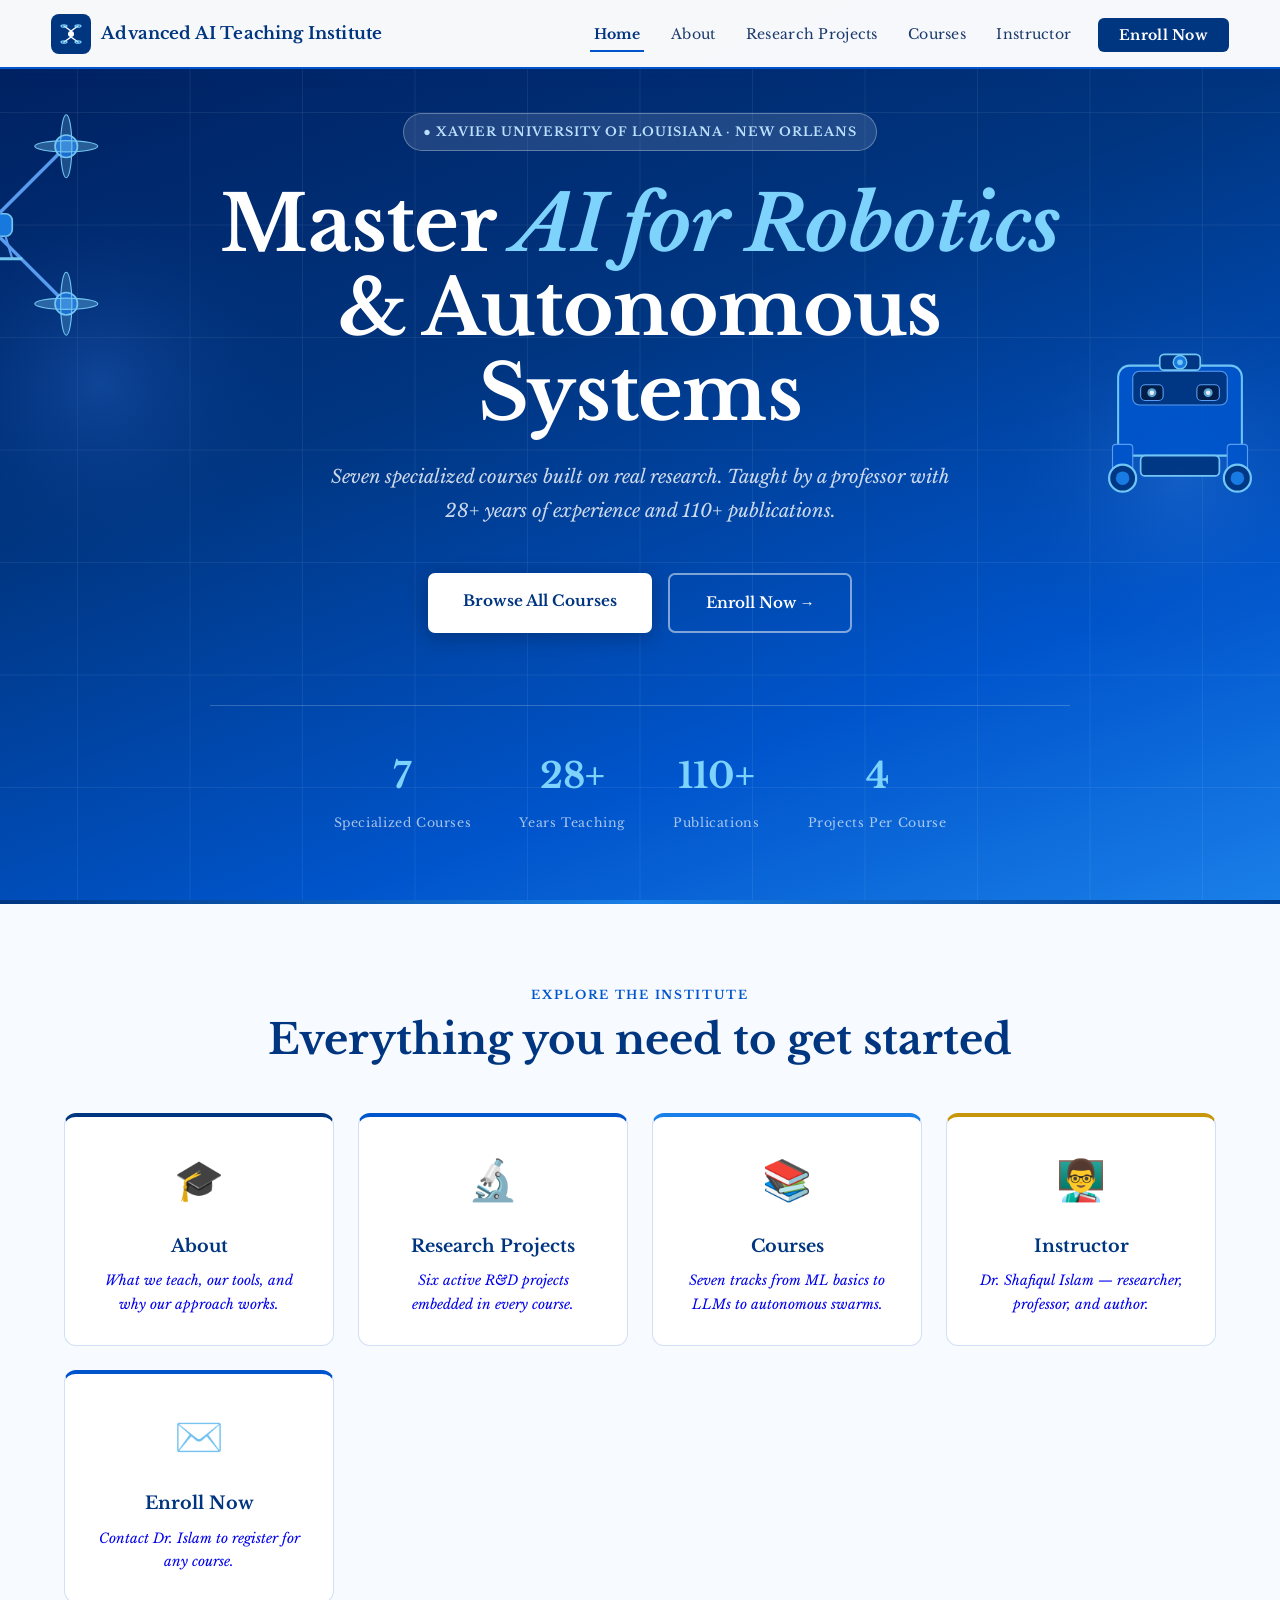
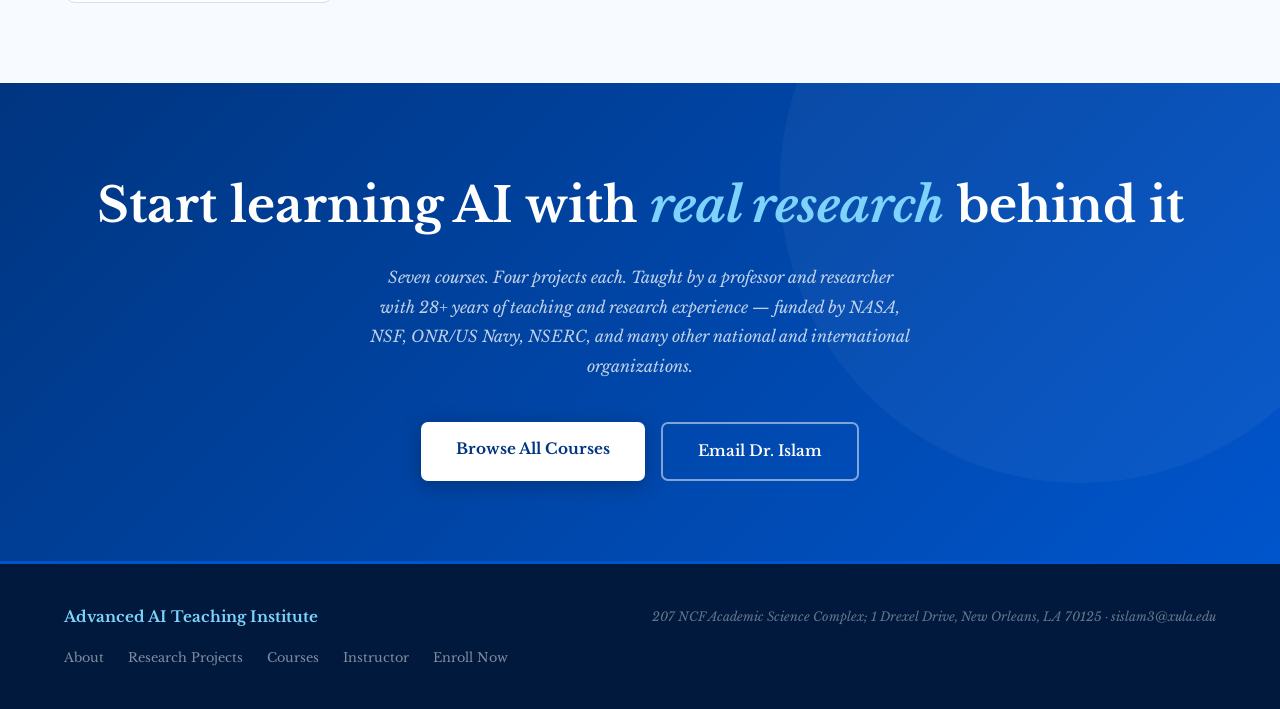
<file: index.html>
<!DOCTYPE html>
<html lang="en">
<head>
<meta charset="UTF-8"/>
<meta name="viewport" content="width=device-width, initial-scale=1.0"/>
<title>Advanced AI Teaching Institute — Dr. Shafiqul Islam</title>
<meta name="description" content="Seven specialized AI courses taught by Dr. Shafiqul Islam — research-driven, hands-on, and built for mastery. Xavier University of Louisiana."/>
<link rel="stylesheet" href="assets/css/style.css"/>
<link rel="icon" href="data:image/svg+xml,<svg xmlns='http://www.w3.org/2000/svg' viewBox='0 0 100 100'><text y='.9em' font-size='90'>🤖</text></svg>"/>
</head>
<body>

<!-- NAV -->
<nav>
  <a href="index.html" class="nav-logo">
    <div class="nav-logo-icon">
      <svg width="24" height="24" viewBox="0 0 24 24" fill="none" xmlns="http://www.w3.org/2000/svg">
        <circle cx="12" cy="12" r="3" fill="white"/>
        <line x1="12" y1="9" x2="5" y2="4" stroke="white" stroke-width="1.5" stroke-linecap="round"/>
        <line x1="12" y1="9" x2="19" y2="4" stroke="white" stroke-width="1.5" stroke-linecap="round"/>
        <line x1="12" y1="15" x2="5" y2="20" stroke="white" stroke-width="1.5" stroke-linecap="round"/>
        <line x1="12" y1="15" x2="19" y2="20" stroke="white" stroke-width="1.5" stroke-linecap="round"/>
        <ellipse cx="5" cy="4" rx="3" ry="1.2" fill="none" stroke="#7dd3fc" stroke-width="1.2"/>
        <ellipse cx="19" cy="4" rx="3" ry="1.2" fill="none" stroke="#7dd3fc" stroke-width="1.2"/>
        <ellipse cx="5" cy="20" rx="3" ry="1.2" fill="none" stroke="#7dd3fc" stroke-width="1.2"/>
        <ellipse cx="19" cy="20" rx="3" ry="1.2" fill="none" stroke="#7dd3fc" stroke-width="1.2"/>
      </svg>
    </div>
    Advanced AI Teaching Institute
  </a>
  <ul class="nav-links">
    <li><a href="index.html" class="active">Home</a></li>
    <li><a href="about/index.html">About</a></li>
    <li><a href="research/index.html">Research Projects</a></li>
    <li><a href="courses/index.html">Courses</a></li>
    <li><a href="instructor/index.html">Instructor</a></li>
    <li><a href="enroll/index.html" class="nav-cta">Enroll Now</a></li>
  </ul>
  <button class="hamburger" onclick="toggleMenu()" aria-label="Menu">&#9776;</button>
</nav>
<div class="mobile-menu hidden" id="mobileMenu">
  <a href="index.html" onclick="closeMenu()">Home</a>
  <a href="about/index.html" onclick="closeMenu()">About</a>
  <a href="research/index.html" onclick="closeMenu()">Research Projects</a>
  <a href="courses/index.html" onclick="closeMenu()">Courses</a>
  <a href="instructor/index.html" onclick="closeMenu()">Instructor</a>
  <a href="enroll/index.html" onclick="closeMenu()">Enroll Now &rarr;</a>
</div>

<!-- HERO -->
<section style="min-height:100vh;position:relative;overflow:hidden;display:flex;flex-direction:column;align-items:center;justify-content:center;text-align:center;padding:7rem 5% 4rem;background:linear-gradient(160deg,#001f5e 0%,#003580 40%,#0055cc 75%,#1a7fe8 100%);">
  <div class="hero-bg-scene" style="position:absolute;inset:0;pointer-events:none;overflow:hidden;">
    <svg width="100%" height="100%" viewBox="0 0 1400 800" preserveAspectRatio="xMidYMid slice" xmlns="http://www.w3.org/2000/svg">
      <defs>
        <radialGradient id="glow1" cx="50%" cy="50%" r="50%"><stop offset="0%" stop-color="#3b82f6" stop-opacity="0.25"/><stop offset="100%" stop-color="#003580" stop-opacity="0"/></radialGradient>
        <radialGradient id="glowR" cx="50%" cy="50%" r="50%"><stop offset="0%" stop-color="#60a5fa" stop-opacity="0.2"/><stop offset="100%" stop-color="#003580" stop-opacity="0"/></radialGradient>
      </defs>
      <g opacity="0.12">
        <line x1="0" y1="100" x2="1400" y2="100" stroke="white" stroke-width="0.5"/><line x1="0" y1="200" x2="1400" y2="200" stroke="white" stroke-width="0.5"/><line x1="0" y1="300" x2="1400" y2="300" stroke="white" stroke-width="0.5"/><line x1="0" y1="400" x2="1400" y2="400" stroke="white" stroke-width="0.5"/><line x1="0" y1="500" x2="1400" y2="500" stroke="white" stroke-width="0.5"/><line x1="0" y1="600" x2="1400" y2="600" stroke="white" stroke-width="0.5"/><line x1="0" y1="700" x2="1400" y2="700" stroke="white" stroke-width="0.5"/>
        <line x1="100" y1="0" x2="100" y2="800" stroke="white" stroke-width="0.5"/><line x1="200" y1="0" x2="200" y2="800" stroke="white" stroke-width="0.5"/><line x1="300" y1="0" x2="300" y2="800" stroke="white" stroke-width="0.5"/><line x1="400" y1="0" x2="400" y2="800" stroke="white" stroke-width="0.5"/><line x1="500" y1="0" x2="500" y2="800" stroke="white" stroke-width="0.5"/><line x1="600" y1="0" x2="600" y2="800" stroke="white" stroke-width="0.5"/><line x1="700" y1="0" x2="700" y2="800" stroke="white" stroke-width="0.5"/><line x1="800" y1="0" x2="800" y2="800" stroke="white" stroke-width="0.5"/><line x1="900" y1="0" x2="900" y2="800" stroke="white" stroke-width="0.5"/><line x1="1000" y1="0" x2="1000" y2="800" stroke="white" stroke-width="0.5"/><line x1="1100" y1="0" x2="1100" y2="800" stroke="white" stroke-width="0.5"/><line x1="1200" y1="0" x2="1200" y2="800" stroke="white" stroke-width="0.5"/><line x1="1300" y1="0" x2="1300" y2="800" stroke="white" stroke-width="0.5"/>
      </g>
      <ellipse cx="220" cy="340" rx="180" ry="180" fill="url(#glow1)"/>
      <ellipse cx="1180" cy="420" rx="180" ry="180" fill="url(#glowR)"/>
      <!-- Drone (left) -->
      <g transform="translate(120,200)" opacity="0.92">
        <rect x="-22" y="-10" width="44" height="20" rx="6" fill="#1a7fe8" stroke="#7dd3fc" stroke-width="1.5"/>
        <rect x="-10" y="-18" width="20" height="36" rx="5" fill="#0055cc" stroke="#7dd3fc" stroke-width="1.5"/>
        <circle cx="0" cy="0" r="7" fill="#003580" stroke="#7dd3fc" stroke-width="2"/><circle cx="0" cy="0" r="3" fill="#7dd3fc"/>
        <line x1="0" y1="0" x2="-70" y2="-70" stroke="#60a5fa" stroke-width="3" stroke-linecap="round"/>
        <line x1="0" y1="0" x2="70" y2="-70" stroke="#60a5fa" stroke-width="3" stroke-linecap="round"/>
        <line x1="0" y1="0" x2="-70" y2="70" stroke="#60a5fa" stroke-width="3" stroke-linecap="round"/>
        <line x1="0" y1="0" x2="70" y2="70" stroke="#60a5fa" stroke-width="3" stroke-linecap="round"/>
        <circle cx="-70" cy="-70" r="10" fill="#0055cc" stroke="#7dd3fc" stroke-width="1.5"/>
        <circle cx="70" cy="-70" r="10" fill="#0055cc" stroke="#7dd3fc" stroke-width="1.5"/>
        <circle cx="-70" cy="70" r="10" fill="#0055cc" stroke="#7dd3fc" stroke-width="1.5"/>
        <circle cx="70" cy="70" r="10" fill="#0055cc" stroke="#7dd3fc" stroke-width="1.5"/>
        <ellipse cx="-70" cy="-70" rx="28" ry="5" fill="rgba(125,211,252,0.35)" stroke="#7dd3fc" stroke-width="1"/>
        <ellipse cx="-70" cy="-70" rx="5" ry="28" fill="rgba(125,211,252,0.25)" stroke="#7dd3fc" stroke-width="1"/>
        <ellipse cx="70" cy="-70" rx="28" ry="5" fill="rgba(125,211,252,0.35)" stroke="#7dd3fc" stroke-width="1"/>
        <ellipse cx="70" cy="-70" rx="5" ry="28" fill="rgba(125,211,252,0.25)" stroke="#7dd3fc" stroke-width="1"/>
        <ellipse cx="-70" cy="70" rx="28" ry="5" fill="rgba(125,211,252,0.35)" stroke="#7dd3fc" stroke-width="1"/>
        <ellipse cx="-70" cy="70" rx="5" ry="28" fill="rgba(125,211,252,0.25)" stroke="#7dd3fc" stroke-width="1"/>
        <ellipse cx="70" cy="70" rx="28" ry="5" fill="rgba(125,211,252,0.35)" stroke="#7dd3fc" stroke-width="1"/>
        <ellipse cx="70" cy="70" rx="5" ry="28" fill="rgba(125,211,252,0.25)" stroke="#7dd3fc" stroke-width="1"/>
        <line x1="-16" y1="10" x2="-22" y2="30" stroke="#60a5fa" stroke-width="2"/>
        <line x1="16" y1="10" x2="22" y2="30" stroke="#60a5fa" stroke-width="2"/>
        <line x1="-30" y1="30" x2="30" y2="30" stroke="#7dd3fc" stroke-width="2.5" stroke-linecap="round"/>
        <circle cx="0" cy="14" r="7" fill="#001f5e" stroke="#60a5fa" stroke-width="1.5"/><circle cx="0" cy="14" r="3.5" fill="#7dd3fc"/>
      </g>
      <!-- Ground robot (right) -->
      <g transform="translate(1180,370)" opacity="0.9">
        <rect x="-55" y="-45" width="110" height="80" rx="10" fill="#0055cc" stroke="#7dd3fc" stroke-width="1.8"/>
        <rect x="-42" y="-40" width="84" height="30" rx="6" fill="#003580" stroke="#60a5fa" stroke-width="1"/>
        <rect x="-18" y="-55" width="36" height="14" rx="4" fill="#003580" stroke="#7dd3fc" stroke-width="1.5"/>
        <circle cx="0" cy="-48" r="6" fill="#1a7fe8" stroke="#7dd3fc" stroke-width="1.2"/><circle cx="0" cy="-48" r="2.5" fill="#7dd3fc"/>
        <rect x="-35" y="-28" width="20" height="14" rx="4" fill="#001a40" stroke="#60a5fa" stroke-width="1"/>
        <circle cx="-25" cy="-21" r="4" fill="#7dd3fc" opacity="0.8"/><circle cx="-25" cy="-21" r="2" fill="white"/>
        <rect x="15" y="-28" width="20" height="14" rx="4" fill="#001a40" stroke="#60a5fa" stroke-width="1"/>
        <circle cx="25" cy="-21" r="4" fill="#7dd3fc" opacity="0.8"/><circle cx="25" cy="-21" r="2" fill="white"/>
        <rect x="-35" y="35" width="70" height="18" rx="4" fill="#003580" stroke="#7dd3fc" stroke-width="1.5"/>
        <rect x="-60" y="25" width="18" height="30" rx="3" fill="#0055cc" stroke="#60a5fa" stroke-width="1"/>
        <rect x="42" y="25" width="18" height="30" rx="3" fill="#0055cc" stroke="#60a5fa" stroke-width="1"/>
        <circle cx="-51" cy="55" r="12" fill="#003580" stroke="#7dd3fc" stroke-width="2"/>
        <circle cx="-51" cy="55" r="6" fill="#1a7fe8"/>
        <circle cx="51" cy="55" r="12" fill="#003580" stroke="#7dd3fc" stroke-width="2"/>
        <circle cx="51" cy="55" r="6" fill="#1a7fe8"/>
      </g>
    </svg>
  </div>

  <div style="position:relative;z-index:2;">
    <div style="display:inline-flex;align-items:center;gap:8px;background:rgba(255,255,255,0.12);border:1px solid rgba(255,255,255,0.3);border-radius:100px;padding:0.45rem 1.2rem;font-size:0.78rem;color:#bbe0ff;letter-spacing:0.08em;text-transform:uppercase;font-weight:700;margin-bottom:2rem;">
      ● Xavier University of Louisiana · New Orleans
    </div>
    <h1 style="font-family:var(--font);font-size:clamp(2.4rem,6vw,4.8rem);font-weight:700;line-height:1.1;letter-spacing:-0.01em;margin-bottom:1.5rem;color:white;max-width:860px;">
      Master <em style="font-style:italic;color:#7dd3fc;">AI for Robotics</em> &amp; Autonomous Systems
    </h1>
    <p style="font-size:clamp(0.95rem,1.8vw,1.15rem);color:rgba(255,255,255,0.8);max-width:620px;margin:0 auto 2.8rem;font-style:italic;line-height:1.85;">
      Seven specialized courses built on real research. Taught by a professor with 28+ years of experience and 110+ publications.
    </p>
    <div class="btn-group" style="justify-content:center;">
      <a href="courses/index.html" class="btn-primary">Browse All Courses</a>
      <a href="enroll/index.html" class="btn-secondary white">Enroll Now &rarr;</a>
    </div>
    <div style="display:flex;gap:3rem;margin-top:4.5rem;border-top:1px solid rgba(255,255,255,0.2);padding-top:2.5rem;flex-wrap:wrap;justify-content:center;">
      <div style="text-align:center;"><span style="font-family:var(--font);font-size:2.2rem;font-weight:700;color:#7dd3fc;display:block;" data-count="7" data-suffix="">7</span><span style="font-size:0.78rem;color:rgba(255,255,255,0.65);letter-spacing:0.05em;">Specialized Courses</span></div>
      <div style="text-align:center;"><span style="font-family:var(--font);font-size:2.2rem;font-weight:700;color:#7dd3fc;display:block;" data-count="28" data-suffix="+">28+</span><span style="font-size:0.78rem;color:rgba(255,255,255,0.65);letter-spacing:0.05em;">Years Teaching</span></div>
      <div style="text-align:center;"><span style="font-family:var(--font);font-size:2.2rem;font-weight:700;color:#7dd3fc;display:block;" data-count="110" data-suffix="+">110+</span><span style="font-size:0.78rem;color:rgba(255,255,255,0.65);letter-spacing:0.05em;">Publications</span></div>
      <div style="text-align:center;"><span style="font-family:var(--font);font-size:2.2rem;font-weight:700;color:#7dd3fc;display:block;" data-count="4" data-suffix="">4</span><span style="font-size:0.78rem;color:rgba(255,255,255,0.65);letter-spacing:0.05em;">Projects Per Course</span></div>
    </div>
  </div>
</section>

<div class="divider"></div>

<!-- QUICK NAV CARDS -->
<section class="section" style="background:var(--off-white);">
  <div style="text-align:center;margin-bottom:3rem;">
    <p class="section-tag">Explore the Institute</p>
    <h2 class="section-title">Everything you need to get started</h2>
  </div>
  <div style="display:grid;grid-template-columns:repeat(auto-fit,minmax(220px,1fr));gap:1.5rem;">
    <a href="about/index.html" style="text-decoration:none;" class="reveal">
      <div class="card" style="text-align:center;border-top-color:#003580;">
        <div style="font-size:2.5rem;margin-bottom:1rem;">🎓</div>
        <h3 style="color:var(--blue-dark);margin-bottom:0.5rem;font-size:1.1rem;">About</h3>
        <p style="font-size:0.85rem;font-style:italic;">What we teach, our tools, and why our approach works.</p>
      </div>
    </a>
    <a href="research/index.html" style="text-decoration:none;" class="reveal">
      <div class="card" style="text-align:center;border-top-color:#0055cc;">
        <div style="font-size:2.5rem;margin-bottom:1rem;">🔬</div>
        <h3 style="color:var(--blue-dark);margin-bottom:0.5rem;font-size:1.1rem;">Research Projects</h3>
        <p style="font-size:0.85rem;font-style:italic;">Six active R&amp;D projects embedded in every course.</p>
      </div>
    </a>
    <a href="courses/index.html" style="text-decoration:none;" class="reveal">
      <div class="card" style="text-align:center;border-top-color:#1a7fe8;">
        <div style="font-size:2.5rem;margin-bottom:1rem;">📚</div>
        <h3 style="color:var(--blue-dark);margin-bottom:0.5rem;font-size:1.1rem;">Courses</h3>
        <p style="font-size:0.85rem;font-style:italic;">Seven tracks from ML basics to LLMs to autonomous swarms.</p>
      </div>
    </a>
    <a href="instructor/index.html" style="text-decoration:none;" class="reveal">
      <div class="card" style="text-align:center;border-top-color:#c8960c;">
        <div style="font-size:2.5rem;margin-bottom:1rem;">👨‍🏫</div>
        <h3 style="color:var(--blue-dark);margin-bottom:0.5rem;font-size:1.1rem;">Instructor</h3>
        <p style="font-size:0.85rem;font-style:italic;">Dr. Shafiqul Islam — researcher, professor, and author.</p>
      </div>
    </a>
    <a href="enroll/index.html" style="text-decoration:none;" class="reveal">
      <div class="card" style="text-align:center;border-top-color:#0055cc;">
        <div style="font-size:2.5rem;margin-bottom:1rem;">✉️</div>
        <h3 style="color:var(--blue-dark);margin-bottom:0.5rem;font-size:1.1rem;">Enroll Now</h3>
        <p style="font-size:0.85rem;font-style:italic;">Contact Dr. Islam to register for any course.</p>
      </div>
    </a>
  </div>
</section>

<!-- CTA -->
<div class="cta-banner">
  <h2>Start learning AI with <em>real research</em> behind it</h2>
  <p>Seven courses. Four projects each. Taught by a professor and researcher with 28+ years of teaching and research experience — funded by NASA, NSF, ONR/US Navy, NSERC, and many other national and international organizations.</p>
  <div class="btn-group">
    <a href="courses/index.html" class="btn-primary">Browse All Courses</a>
    <a href="mailto:sislam3@xula.edu" class="btn-secondary white">Email Dr. Islam</a>
  </div>
</div>

<!-- FOOTER -->
<footer>
  <div class="footer-logo">Advanced AI Teaching Institute</div>
  <p class="footer-copy">207 NCF Academic Science Complex; 1 Drexel Drive, New Orleans, LA 70125 &middot; sislam3@xula.edu</p>
  <div class="footer-links">
    <a href="about/index.html">About</a>
    <a href="research/index.html">Research Projects</a>
    <a href="courses/index.html">Courses</a>
    <a href="instructor/index.html">Instructor</a>
    <a href="enroll/index.html">Enroll Now</a>
  </div>
</footer>

<script src="assets/js/main.js"></script>
</body>
</html>
</file>
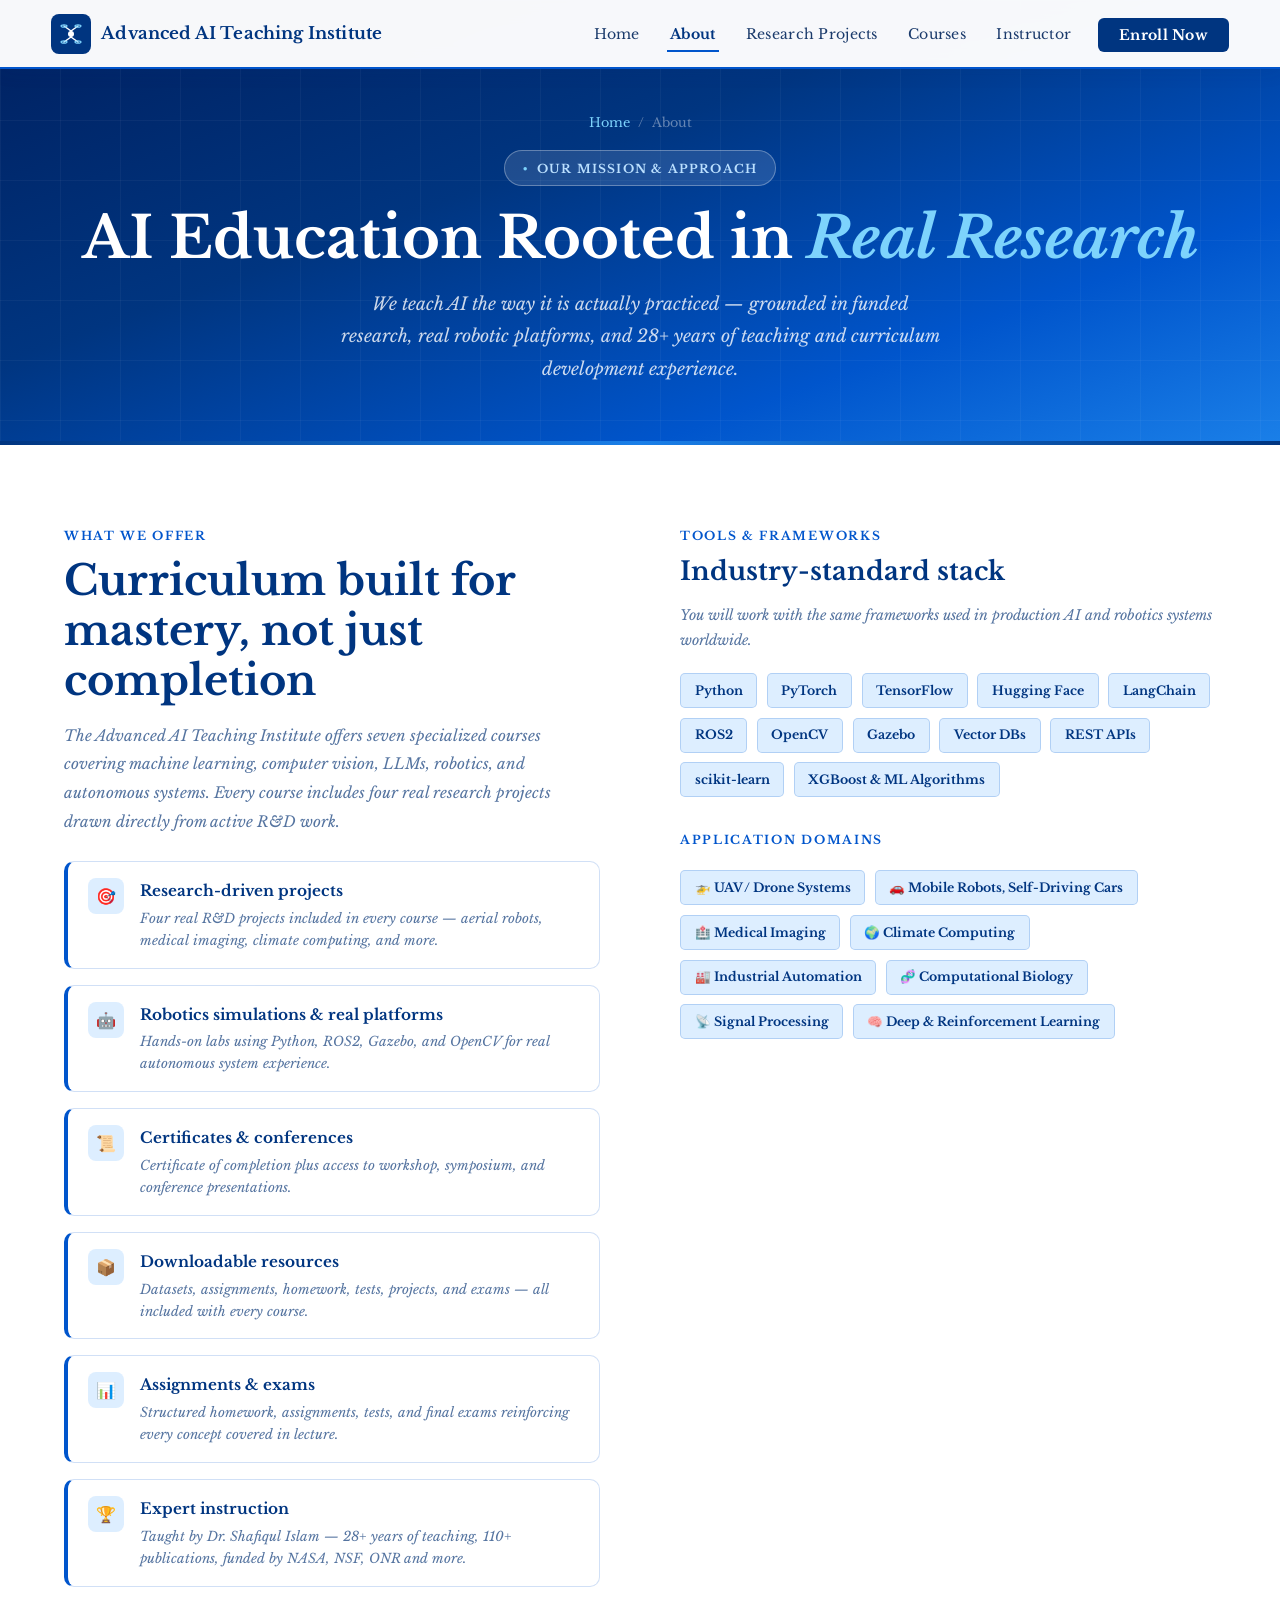
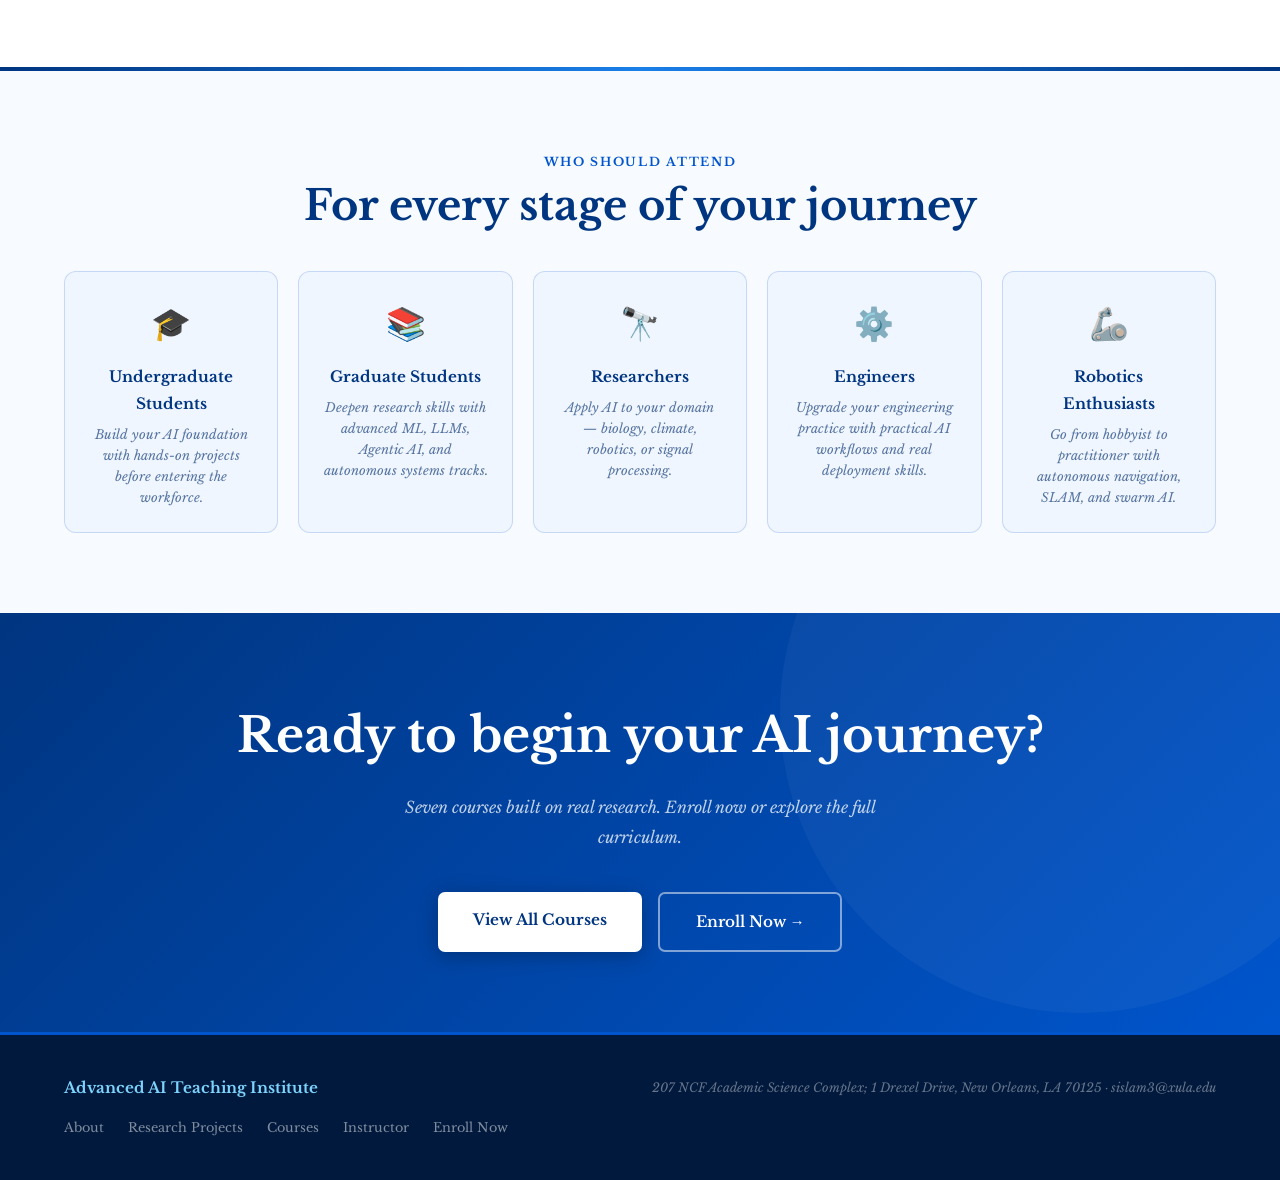
<file: about/index.html>
<!DOCTYPE html>
<html lang="en">
<head>
<meta charset="UTF-8"/>
<meta name="viewport" content="width=device-width, initial-scale=1.0"/>
<title>About — Advanced AI Teaching Institute</title>
<meta name="description" content="Learn about the Advanced AI Teaching Institute — our mission, tools, curriculum philosophy, and what makes our courses unique."/>
<link rel="stylesheet" href="../assets/css/style.css"/>
<link rel="icon" href="data:image/svg+xml,<svg xmlns='http://www.w3.org/2000/svg' viewBox='0 0 100 100'><text y='.9em' font-size='90'>🤖</text></svg>"/>
</head>
<body>

<!-- NAV -->
<nav>
  <a href="../index.html" class="nav-logo">
    <div class="nav-logo-icon">
      <svg width="24" height="24" viewBox="0 0 24 24" fill="none"><circle cx="12" cy="12" r="3" fill="white"/><line x1="12" y1="9" x2="5" y2="4" stroke="white" stroke-width="1.5" stroke-linecap="round"/><line x1="12" y1="9" x2="19" y2="4" stroke="white" stroke-width="1.5" stroke-linecap="round"/><line x1="12" y1="15" x2="5" y2="20" stroke="white" stroke-width="1.5" stroke-linecap="round"/><line x1="12" y1="15" x2="19" y2="20" stroke="white" stroke-width="1.5" stroke-linecap="round"/><ellipse cx="5" cy="4" rx="3" ry="1.2" fill="none" stroke="#7dd3fc" stroke-width="1.2"/><ellipse cx="19" cy="4" rx="3" ry="1.2" fill="none" stroke="#7dd3fc" stroke-width="1.2"/><ellipse cx="5" cy="20" rx="3" ry="1.2" fill="none" stroke="#7dd3fc" stroke-width="1.2"/><ellipse cx="19" cy="20" rx="3" ry="1.2" fill="none" stroke="#7dd3fc" stroke-width="1.2"/></svg>
    </div>
    Advanced AI Teaching Institute
  </a>
  <ul class="nav-links">
    <li><a href="../index.html">Home</a></li>
    <li><a href="index.html" class="active">About</a></li>
    <li><a href="../research/index.html">Research Projects</a></li>
    <li><a href="../courses/index.html">Courses</a></li>
    <li><a href="../instructor/index.html">Instructor</a></li>
    <li><a href="../enroll/index.html" class="nav-cta">Enroll Now</a></li>
  </ul>
  <button class="hamburger" onclick="toggleMenu()" aria-label="Menu">&#9776;</button>
</nav>
<div class="mobile-menu hidden" id="mobileMenu">
  <a href="../index.html" onclick="closeMenu()">Home</a>
  <a href="index.html" onclick="closeMenu()">About</a>
  <a href="../research/index.html" onclick="closeMenu()">Research Projects</a>
  <a href="../courses/index.html" onclick="closeMenu()">Courses</a>
  <a href="../instructor/index.html" onclick="closeMenu()">Instructor</a>
  <a href="../enroll/index.html" onclick="closeMenu()">Enroll Now &rarr;</a>
</div>

<!-- PAGE HERO -->
<div class="page-hero">
  <div class="page-hero-inner">
    <div class="breadcrumb"><a href="../index.html">Home</a><span>/</span><span>About</span></div>
    <div class="page-badge">Our Mission &amp; Approach</div>
    <h1>AI Education Rooted in <em>Real Research</em></h1>
    <p>We teach AI the way it is actually practiced — grounded in funded research, real robotic platforms, and 28+ years of teaching and curriculum development experience.</p>
  </div>
</div>

<div class="divider"></div>

<!-- ABOUT MAIN -->
<section class="section">
  <div class="about-grid">
    <div class="reveal">
      <p class="section-tag">What We Offer</p>
      <h2 class="section-title">Curriculum built for mastery, not just completion</h2>
      <p style="color:var(--text-muted);font-size:0.95rem;line-height:1.9;margin-bottom:1.5rem;font-style:italic;">
        The Advanced AI Teaching Institute offers seven specialized courses covering machine learning, computer vision, LLMs, robotics, and autonomous systems. Every course includes four real research projects drawn directly from active R&amp;D work.
      </p>
      <div class="about-features">
        <div class="about-feature">
          <div class="about-icon">🎯</div>
          <div class="about-feature-text">
            <h4>Research-driven projects</h4>
            <p>Four real R&amp;D projects included in every course — aerial robots, medical imaging, climate computing, and more.</p>
          </div>
        </div>
        <div class="about-feature">
          <div class="about-icon">🤖</div>
          <div class="about-feature-text">
            <h4>Robotics simulations &amp; real platforms</h4>
            <p>Hands-on labs using Python, ROS2, Gazebo, and OpenCV for real autonomous system experience.</p>
          </div>
        </div>
        <div class="about-feature">
          <div class="about-icon">📜</div>
          <div class="about-feature-text">
            <h4>Certificates &amp; conferences</h4>
            <p>Certificate of completion plus access to workshop, symposium, and conference presentations.</p>
          </div>
        </div>
        <div class="about-feature">
          <div class="about-icon">📦</div>
          <div class="about-feature-text">
            <h4>Downloadable resources</h4>
            <p>Datasets, assignments, homework, tests, projects, and exams — all included with every course.</p>
          </div>
        </div>
        <div class="about-feature">
          <div class="about-icon">📊</div>
          <div class="about-feature-text">
            <h4>Assignments &amp; exams</h4>
            <p>Structured homework, assignments, tests, and final exams reinforcing every concept covered in lecture.</p>
          </div>
        </div>
        <div class="about-feature">
          <div class="about-icon">🏆</div>
          <div class="about-feature-text">
            <h4>Expert instruction</h4>
            <p>Taught by Dr. Shafiqul Islam — 28+ years of teaching, 110+ publications, funded by NASA, NSF, ONR and more.</p>
          </div>
        </div>
      </div>
    </div>
    <div class="reveal">
      <p class="section-tag">Tools &amp; Frameworks</p>
      <h2 class="section-title" style="font-size:1.6rem;">Industry-standard stack</h2>
      <p style="color:var(--text-muted);font-size:0.88rem;margin-bottom:1.25rem;line-height:1.8;font-style:italic;">You will work with the same frameworks used in production AI and robotics systems worldwide.</p>
      <div class="tools-grid">
        <span class="tool-chip">Python</span>
        <span class="tool-chip">PyTorch</span>
        <span class="tool-chip">TensorFlow</span>
        <span class="tool-chip">Hugging Face</span>
        <span class="tool-chip">LangChain</span>
        <span class="tool-chip">ROS2</span>
        <span class="tool-chip">OpenCV</span>
        <span class="tool-chip">Gazebo</span>
        <span class="tool-chip">Vector DBs</span>
        <span class="tool-chip">REST APIs</span>
        <span class="tool-chip">scikit-learn</span>
        <span class="tool-chip">XGBoost &amp; ML Algorithms</span>
      </div>
      <div style="margin-top:2rem;">
        <p class="section-tag" style="margin-bottom:0.75rem;">Application Domains</p>
        <div class="tools-grid">
          <span class="tool-chip">🚁 UAV / Drone Systems</span>
          <span class="tool-chip">🚗 Mobile Robots, Self-Driving Cars</span>
          <span class="tool-chip">🏥 Medical Imaging</span>
          <span class="tool-chip">🌍 Climate Computing</span>
          <span class="tool-chip">🏭 Industrial Automation</span>
          <span class="tool-chip">🧬 Computational Biology</span>
          <span class="tool-chip">📡 Signal Processing</span>
          <span class="tool-chip">🧠 Deep &amp; Reinforcement Learning</span>
        </div>
      </div>
    </div>
  </div>
</section>

<div class="divider"></div>

<!-- WHO SHOULD ATTEND -->
<section class="section section-alt">
  <div class="section-center" style="margin-bottom:2.5rem;">
    <p class="section-tag">Who Should Attend</p>
    <h2 class="section-title">For every stage of your journey</h2>
  </div>
  <div class="audience-grid">
    <div class="audience-card reveal">
      <div class="aud-icon">🎓</div>
      <h4>Undergraduate Students</h4>
      <p>Build your AI foundation with hands-on projects before entering the workforce.</p>
    </div>
    <div class="audience-card reveal">
      <div class="aud-icon">📚</div>
      <h4>Graduate Students</h4>
      <p>Deepen research skills with advanced ML, LLMs, Agentic AI, and autonomous systems tracks.</p>
    </div>
    <div class="audience-card reveal">
      <div class="aud-icon">🔭</div>
      <h4>Researchers</h4>
      <p>Apply AI to your domain — biology, climate, robotics, or signal processing.</p>
    </div>
    <div class="audience-card reveal">
      <div class="aud-icon">⚙️</div>
      <h4>Engineers</h4>
      <p>Upgrade your engineering practice with practical AI workflows and real deployment skills.</p>
    </div>
    <div class="audience-card reveal">
      <div class="aud-icon">🦾</div>
      <h4>Robotics Enthusiasts</h4>
      <p>Go from hobbyist to practitioner with autonomous navigation, SLAM, and swarm AI.</p>
    </div>
  </div>
</section>

<!-- CTA -->
<div class="cta-banner">
  <h2>Ready to begin your AI journey?</h2>
  <p>Seven courses built on real research. Enroll now or explore the full curriculum.</p>
  <div class="btn-group">
    <a href="../courses/index.html" class="btn-primary">View All Courses</a>
    <a href="../enroll/index.html" class="btn-secondary white">Enroll Now &rarr;</a>
  </div>
</div>

<!-- FOOTER -->
<footer>
  <div class="footer-logo">Advanced AI Teaching Institute</div>
  <p class="footer-copy">207 NCF Academic Science Complex; 1 Drexel Drive, New Orleans, LA 70125 &middot; sislam3@xula.edu</p>
  <div class="footer-links">
    <a href="index.html">About</a>
    <a href="../research/index.html">Research Projects</a>
    <a href="../courses/index.html">Courses</a>
    <a href="../instructor/index.html">Instructor</a>
    <a href="../enroll/index.html">Enroll Now</a>
  </div>
</footer>
<script src="../assets/js/main.js"></script>
</body>
</html>
</file>
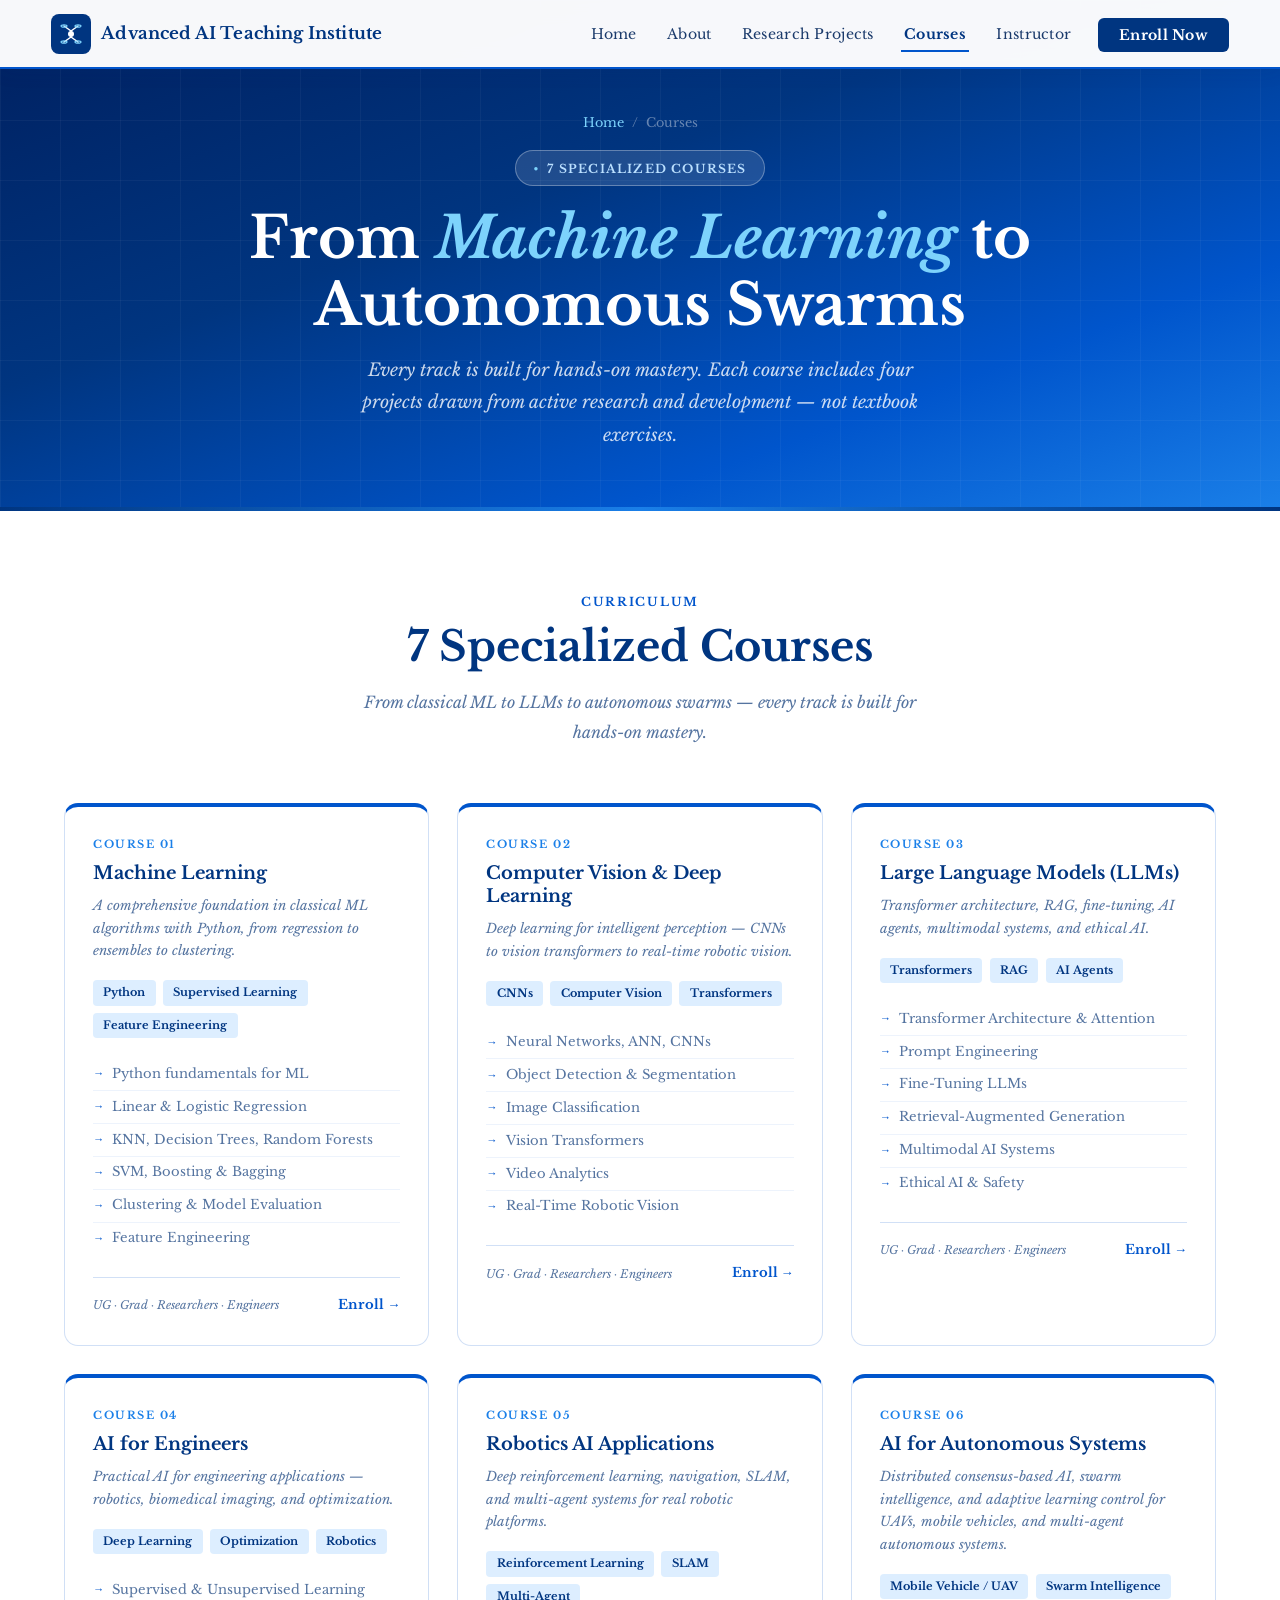
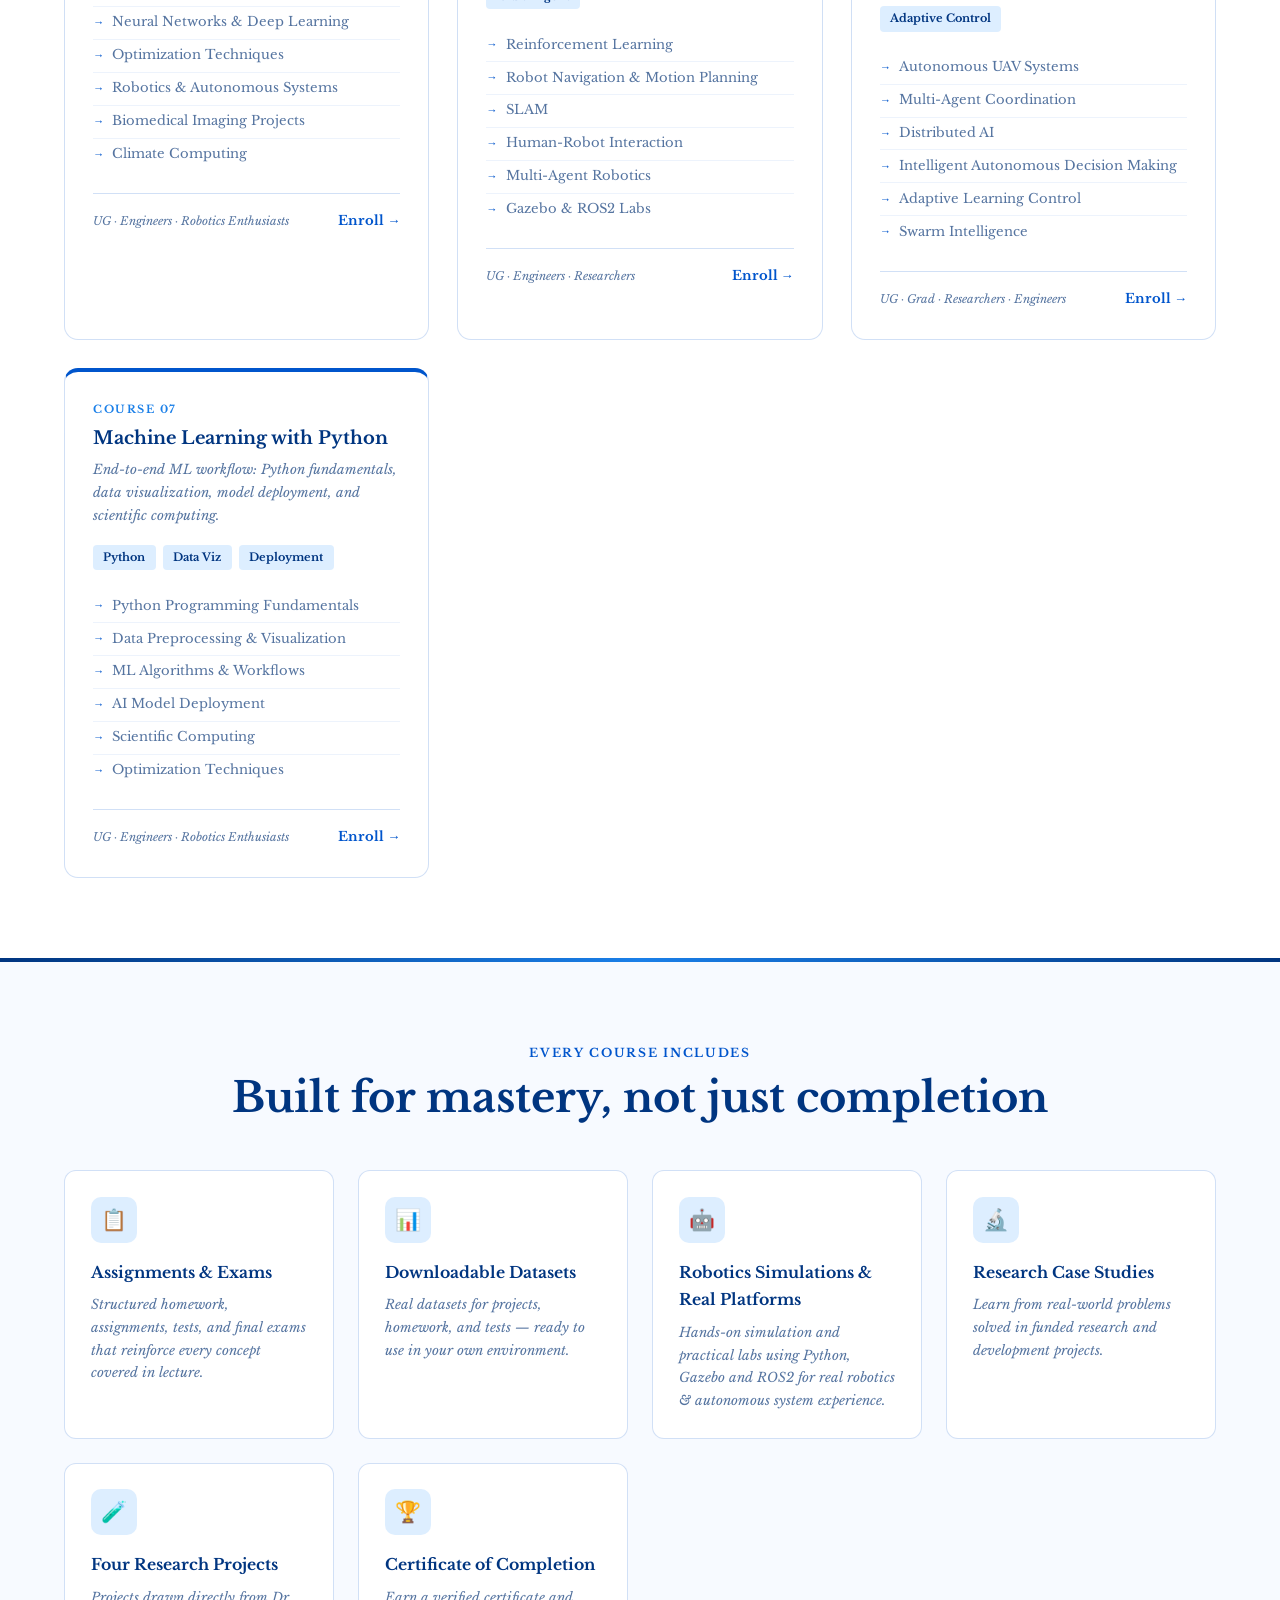
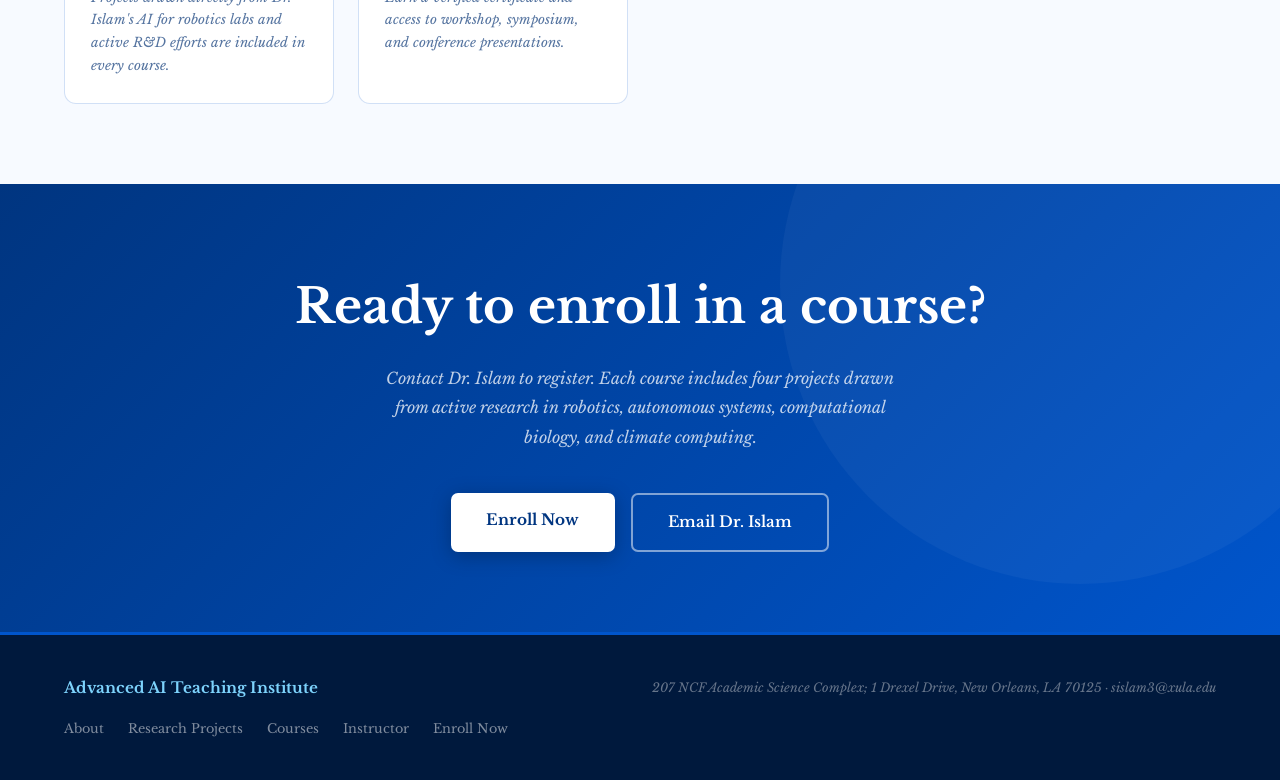
<file: courses/index.html>
<!DOCTYPE html>
<html lang="en">
<head>
<meta charset="UTF-8"/>
<meta name="viewport" content="width=device-width, initial-scale=1.0"/>
<title>Courses — Advanced AI Teaching Institute</title>
<meta name="description" content="Seven specialized AI courses — from Machine Learning to LLMs to Autonomous Systems — all including four real research projects."/>
<link rel="stylesheet" href="../assets/css/style.css"/>
<link rel="icon" href="data:image/svg+xml,<svg xmlns='http://www.w3.org/2000/svg' viewBox='0 0 100 100'><text y='.9em' font-size='90'>🤖</text></svg>"/>
</head>
<body>

<!-- NAV -->
<nav>
  <a href="../index.html" class="nav-logo">
    <div class="nav-logo-icon">
      <svg width="24" height="24" viewBox="0 0 24 24" fill="none"><circle cx="12" cy="12" r="3" fill="white"/><line x1="12" y1="9" x2="5" y2="4" stroke="white" stroke-width="1.5" stroke-linecap="round"/><line x1="12" y1="9" x2="19" y2="4" stroke="white" stroke-width="1.5" stroke-linecap="round"/><line x1="12" y1="15" x2="5" y2="20" stroke="white" stroke-width="1.5" stroke-linecap="round"/><line x1="12" y1="15" x2="19" y2="20" stroke="white" stroke-width="1.5" stroke-linecap="round"/><ellipse cx="5" cy="4" rx="3" ry="1.2" fill="none" stroke="#7dd3fc" stroke-width="1.2"/><ellipse cx="19" cy="4" rx="3" ry="1.2" fill="none" stroke="#7dd3fc" stroke-width="1.2"/><ellipse cx="5" cy="20" rx="3" ry="1.2" fill="none" stroke="#7dd3fc" stroke-width="1.2"/><ellipse cx="19" cy="20" rx="3" ry="1.2" fill="none" stroke="#7dd3fc" stroke-width="1.2"/></svg>
    </div>
    Advanced AI Teaching Institute
  </a>
  <ul class="nav-links">
    <li><a href="../index.html">Home</a></li>
    <li><a href="../about/index.html">About</a></li>
    <li><a href="../research/index.html">Research Projects</a></li>
    <li><a href="index.html" class="active">Courses</a></li>
    <li><a href="../instructor/index.html">Instructor</a></li>
    <li><a href="../enroll/index.html" class="nav-cta">Enroll Now</a></li>
  </ul>
  <button class="hamburger" onclick="toggleMenu()" aria-label="Menu">&#9776;</button>
</nav>
<div class="mobile-menu hidden" id="mobileMenu">
  <a href="../index.html" onclick="closeMenu()">Home</a>
  <a href="../about/index.html" onclick="closeMenu()">About</a>
  <a href="../research/index.html" onclick="closeMenu()">Research Projects</a>
  <a href="index.html" onclick="closeMenu()">Courses</a>
  <a href="../instructor/index.html" onclick="closeMenu()">Instructor</a>
  <a href="../enroll/index.html" onclick="closeMenu()">Enroll Now &rarr;</a>
</div>

<!-- PAGE HERO -->
<div class="page-hero">
  <div class="page-hero-inner">
    <div class="breadcrumb"><a href="../index.html">Home</a><span>/</span><span>Courses</span></div>
    <div class="page-badge">7 Specialized Courses</div>
    <h1>From <em>Machine Learning</em> to Autonomous Swarms</h1>
    <p>Every track is built for hands-on mastery. Each course includes four projects drawn from active research and development — not textbook exercises.</p>
  </div>
</div>

<div class="divider"></div>

<!-- COURSES -->
<section class="section">
  <div class="section-center reveal" style="margin-bottom:3.5rem;">
    <p class="section-tag">Curriculum</p>
    <h2 class="section-title">7 Specialized Courses</h2>
    <p class="section-lead" style="margin:0 auto;">From classical ML to LLMs to autonomous swarms — every track is built for hands-on mastery.</p>
  </div>

  <div class="courses-grid">
    <div class="course-card reveal">
      <span class="course-num">COURSE 01</span>
      <h3>Machine Learning</h3>
      <p class="course-desc">A comprehensive foundation in classical ML algorithms with Python, from regression to ensembles to clustering.</p>
      <div class="course-tags">
        <span class="course-tag">Python</span>
        <span class="course-tag">Supervised Learning</span>
        <span class="course-tag">Feature Engineering</span>
      </div>
      <ul class="course-topics">
        <li>Python fundamentals for ML</li>
        <li>Linear &amp; Logistic Regression</li>
        <li>KNN, Decision Trees, Random Forests</li>
        <li>SVM, Boosting &amp; Bagging</li>
        <li>Clustering &amp; Model Evaluation</li>
        <li>Feature Engineering</li>
      </ul>
      <div class="course-footer">
        <span class="course-audience">UG &middot; Grad &middot; Researchers &middot; Engineers</span>
        <a href="../enroll/index.html" class="course-link">Enroll &rarr;</a>
      </div>
    </div>

    <div class="course-card reveal">
      <span class="course-num">COURSE 02</span>
      <h3>Computer Vision &amp; Deep Learning</h3>
      <p class="course-desc">Deep learning for intelligent perception — CNNs to vision transformers to real-time robotic vision.</p>
      <div class="course-tags">
        <span class="course-tag">CNNs</span>
        <span class="course-tag">Computer Vision</span>
        <span class="course-tag">Transformers</span>
      </div>
      <ul class="course-topics">
        <li>Neural Networks, ANN, CNNs</li>
        <li>Object Detection &amp; Segmentation</li>
        <li>Image Classification</li>
        <li>Vision Transformers</li>
        <li>Video Analytics</li>
        <li>Real-Time Robotic Vision</li>
      </ul>
      <div class="course-footer">
        <span class="course-audience">UG &middot; Grad &middot; Researchers &middot; Engineers</span>
        <a href="../enroll/index.html" class="course-link">Enroll &rarr;</a>
      </div>
    </div>

    <div class="course-card reveal">
      <span class="course-num">COURSE 03</span>
      <h3>Large Language Models (LLMs)</h3>
      <p class="course-desc">Transformer architecture, RAG, fine-tuning, AI agents, multimodal systems, and ethical AI.</p>
      <div class="course-tags">
        <span class="course-tag">Transformers</span>
        <span class="course-tag">RAG</span>
        <span class="course-tag">AI Agents</span>
      </div>
      <ul class="course-topics">
        <li>Transformer Architecture &amp; Attention</li>
        <li>Prompt Engineering</li>
        <li>Fine-Tuning LLMs</li>
        <li>Retrieval-Augmented Generation</li>
        <li>Multimodal AI Systems</li>
        <li>Ethical AI &amp; Safety</li>
      </ul>
      <div class="course-footer">
        <span class="course-audience">UG &middot; Grad &middot; Researchers &middot; Engineers</span>
        <a href="../enroll/index.html" class="course-link">Enroll &rarr;</a>
      </div>
    </div>

    <div class="course-card reveal">
      <span class="course-num">COURSE 04</span>
      <h3>AI for Engineers</h3>
      <p class="course-desc">Practical AI for engineering applications — robotics, biomedical imaging, and optimization.</p>
      <div class="course-tags">
        <span class="course-tag">Deep Learning</span>
        <span class="course-tag">Optimization</span>
        <span class="course-tag">Robotics</span>
      </div>
      <ul class="course-topics">
        <li>Supervised &amp; Unsupervised Learning</li>
        <li>Neural Networks &amp; Deep Learning</li>
        <li>Optimization Techniques</li>
        <li>Robotics &amp; Autonomous Systems</li>
        <li>Biomedical Imaging Projects</li>
        <li>Climate Computing</li>
      </ul>
      <div class="course-footer">
        <span class="course-audience">UG &middot; Engineers &middot; Robotics Enthusiasts</span>
        <a href="../enroll/index.html" class="course-link">Enroll &rarr;</a>
      </div>
    </div>

    <div class="course-card reveal">
      <span class="course-num">COURSE 05</span>
      <h3>Robotics AI Applications</h3>
      <p class="course-desc">Deep reinforcement learning, navigation, SLAM, and multi-agent systems for real robotic platforms.</p>
      <div class="course-tags">
        <span class="course-tag">Reinforcement Learning</span>
        <span class="course-tag">SLAM</span>
        <span class="course-tag">Multi-Agent</span>
      </div>
      <ul class="course-topics">
        <li>Reinforcement Learning</li>
        <li>Robot Navigation &amp; Motion Planning</li>
        <li>SLAM</li>
        <li>Human-Robot Interaction</li>
        <li>Multi-Agent Robotics</li>
        <li>Gazebo &amp; ROS2 Labs</li>
      </ul>
      <div class="course-footer">
        <span class="course-audience">UG &middot; Engineers &middot; Researchers</span>
        <a href="../enroll/index.html" class="course-link">Enroll &rarr;</a>
      </div>
    </div>

    <div class="course-card reveal">
      <span class="course-num">COURSE 06</span>
      <h3>AI for Autonomous Systems</h3>
      <p class="course-desc">Distributed consensus-based AI, swarm intelligence, and adaptive learning control for UAVs, mobile vehicles, and multi-agent autonomous systems.</p>
      <div class="course-tags">
        <span class="course-tag">Mobile Vehicle / UAV</span>
        <span class="course-tag">Swarm Intelligence</span>
        <span class="course-tag">Adaptive Control</span>
      </div>
      <ul class="course-topics">
        <li>Autonomous UAV Systems</li>
        <li>Multi-Agent Coordination</li>
        <li>Distributed AI</li>
        <li>Intelligent Autonomous Decision Making</li>
        <li>Adaptive Learning Control</li>
        <li>Swarm Intelligence</li>
      </ul>
      <div class="course-footer">
        <span class="course-audience">UG &middot; Grad &middot; Researchers &middot; Engineers</span>
        <a href="../enroll/index.html" class="course-link">Enroll &rarr;</a>
      </div>
    </div>

    <div class="course-card reveal">
      <span class="course-num">COURSE 07</span>
      <h3>Machine Learning with Python</h3>
      <p class="course-desc">End-to-end ML workflow: Python fundamentals, data visualization, model deployment, and scientific computing.</p>
      <div class="course-tags">
        <span class="course-tag">Python</span>
        <span class="course-tag">Data Viz</span>
        <span class="course-tag">Deployment</span>
      </div>
      <ul class="course-topics">
        <li>Python Programming Fundamentals</li>
        <li>Data Preprocessing &amp; Visualization</li>
        <li>ML Algorithms &amp; Workflows</li>
        <li>AI Model Deployment</li>
        <li>Scientific Computing</li>
        <li>Optimization Techniques</li>
      </ul>
      <div class="course-footer">
        <span class="course-audience">UG &middot; Engineers &middot; Robotics Enthusiasts</span>
        <a href="../enroll/index.html" class="course-link">Enroll &rarr;</a>
      </div>
    </div>
  </div>
</section>

<div class="divider"></div>

<!-- COURSE FEATURES -->
<section class="section section-alt">
  <div class="section-center reveal" style="margin-bottom:3rem;">
    <p class="section-tag">Every Course Includes</p>
    <h2 class="section-title">Built for mastery, not just completion</h2>
  </div>
  <div class="features-grid">
    <div class="feature-card reveal">
      <div class="feature-icon">📋</div>
      <h4>Assignments &amp; Exams</h4>
      <p>Structured homework, assignments, tests, and final exams that reinforce every concept covered in lecture.</p>
    </div>
    <div class="feature-card reveal">
      <div class="feature-icon">📊</div>
      <h4>Downloadable Datasets</h4>
      <p>Real datasets for projects, homework, and tests — ready to use in your own environment.</p>
    </div>
    <div class="feature-card reveal">
      <div class="feature-icon">🤖</div>
      <h4>Robotics Simulations &amp; Real Platforms</h4>
      <p>Hands-on simulation and practical labs using Python, Gazebo and ROS2 for real robotics &amp; autonomous system experience.</p>
    </div>
    <div class="feature-card reveal">
      <div class="feature-icon">🔬</div>
      <h4>Research Case Studies</h4>
      <p>Learn from real-world problems solved in funded research and development projects.</p>
    </div>
    <div class="feature-card reveal">
      <div class="feature-icon">🧪</div>
      <h4>Four Research Projects</h4>
      <p>Projects drawn directly from Dr. Islam's AI for robotics labs and active R&amp;D efforts are included in every course.</p>
    </div>
    <div class="feature-card reveal">
      <div class="feature-icon">🏆</div>
      <h4>Certificate of Completion</h4>
      <p>Earn a verified certificate and access to workshop, symposium, and conference presentations.</p>
    </div>
  </div>
</section>

<!-- CTA -->
<div class="cta-banner">
  <h2>Ready to enroll in a course?</h2>
  <p>Contact Dr. Islam to register. Each course includes four projects drawn from active research in robotics, autonomous systems, computational biology, and climate computing.</p>
  <div class="btn-group">
    <a href="../enroll/index.html" class="btn-primary">Enroll Now</a>
    <a href="mailto:sislam3@xula.edu" class="btn-secondary white">Email Dr. Islam</a>
  </div>
</div>

<!-- FOOTER -->
<footer>
  <div class="footer-logo">Advanced AI Teaching Institute</div>
  <p class="footer-copy">207 NCF Academic Science Complex; 1 Drexel Drive, New Orleans, LA 70125 &middot; sislam3@xula.edu</p>
  <div class="footer-links">
    <a href="../about/index.html">About</a>
    <a href="../research/index.html">Research Projects</a>
    <a href="index.html">Courses</a>
    <a href="../instructor/index.html">Instructor</a>
    <a href="../enroll/index.html">Enroll Now</a>
  </div>
</footer>
<script src="../assets/js/main.js"></script>
</body>
</html>
</file>
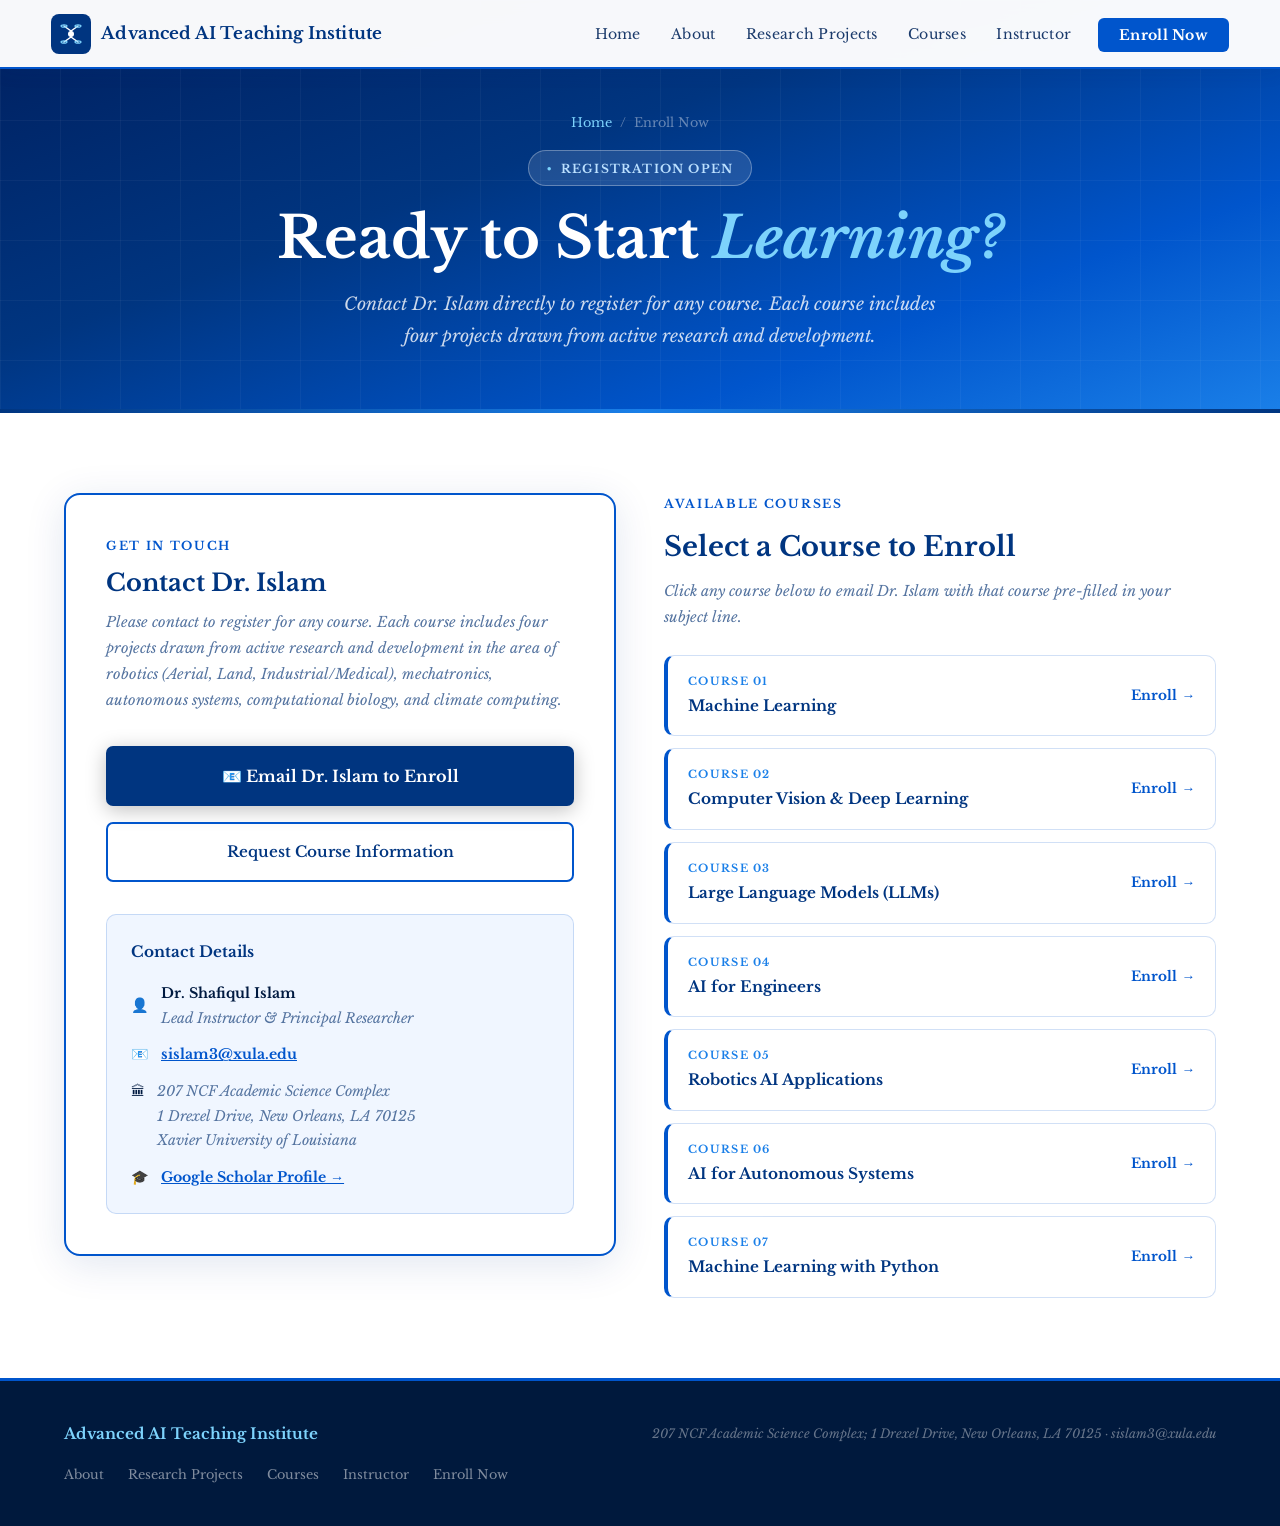
<file: enroll/index.html>
<!DOCTYPE html>
<html lang="en">
<head>
<meta charset="UTF-8"/>
<meta name="viewport" content="width=device-width, initial-scale=1.0"/>
<title>Enroll Now — Advanced AI Teaching Institute</title>
<meta name="description" content="Contact Dr. Shafiqul Islam to enroll in any of the seven AI courses at the Advanced AI Teaching Institute."/>
<link rel="stylesheet" href="../assets/css/style.css"/>
<link rel="icon" href="data:image/svg+xml,<svg xmlns='http://www.w3.org/2000/svg' viewBox='0 0 100 100'><text y='.9em' font-size='90'>🤖</text></svg>"/>
</head>
<body>

<!-- NAV -->
<nav>
  <a href="../index.html" class="nav-logo">
    <div class="nav-logo-icon">
      <svg width="24" height="24" viewBox="0 0 24 24" fill="none"><circle cx="12" cy="12" r="3" fill="white"/><line x1="12" y1="9" x2="5" y2="4" stroke="white" stroke-width="1.5" stroke-linecap="round"/><line x1="12" y1="9" x2="19" y2="4" stroke="white" stroke-width="1.5" stroke-linecap="round"/><line x1="12" y1="15" x2="5" y2="20" stroke="white" stroke-width="1.5" stroke-linecap="round"/><line x1="12" y1="15" x2="19" y2="20" stroke="white" stroke-width="1.5" stroke-linecap="round"/><ellipse cx="5" cy="4" rx="3" ry="1.2" fill="none" stroke="#7dd3fc" stroke-width="1.2"/><ellipse cx="19" cy="4" rx="3" ry="1.2" fill="none" stroke="#7dd3fc" stroke-width="1.2"/><ellipse cx="5" cy="20" rx="3" ry="1.2" fill="none" stroke="#7dd3fc" stroke-width="1.2"/><ellipse cx="19" cy="20" rx="3" ry="1.2" fill="none" stroke="#7dd3fc" stroke-width="1.2"/></svg>
    </div>
    Advanced AI Teaching Institute
  </a>
  <ul class="nav-links">
    <li><a href="../index.html">Home</a></li>
    <li><a href="../about/index.html">About</a></li>
    <li><a href="../research/index.html">Research Projects</a></li>
    <li><a href="../courses/index.html">Courses</a></li>
    <li><a href="../instructor/index.html">Instructor</a></li>
    <li><a href="index.html" class="nav-cta active" style="background:var(--blue-mid)!important;">Enroll Now</a></li>
  </ul>
  <button class="hamburger" onclick="toggleMenu()" aria-label="Menu">&#9776;</button>
</nav>
<div class="mobile-menu hidden" id="mobileMenu">
  <a href="../index.html" onclick="closeMenu()">Home</a>
  <a href="../about/index.html" onclick="closeMenu()">About</a>
  <a href="../research/index.html" onclick="closeMenu()">Research Projects</a>
  <a href="../courses/index.html" onclick="closeMenu()">Courses</a>
  <a href="../instructor/index.html" onclick="closeMenu()">Instructor</a>
  <a href="index.html" onclick="closeMenu()">Enroll Now &rarr;</a>
</div>

<!-- PAGE HERO -->
<div class="page-hero">
  <div class="page-hero-inner">
    <div class="breadcrumb"><a href="../index.html">Home</a><span>/</span><span>Enroll Now</span></div>
    <div class="page-badge">Registration Open</div>
    <h1>Ready to Start <em>Learning?</em></h1>
    <p>Contact Dr. Islam directly to register for any course. Each course includes four projects drawn from active research and development.</p>
  </div>
</div>

<div class="divider"></div>

<!-- ENROLL SECTION -->
<section class="section">
  <div class="enroll-grid">

    <!-- Contact Card -->
    <div class="reveal">
      <div class="enroll-form-card">
        <p class="section-tag" style="margin-bottom:0.4rem;">Get in Touch</p>
        <h2>Contact Dr. Islam</h2>
        <p style="color:var(--text-muted);font-size:0.9rem;font-style:italic;margin-bottom:2rem;line-height:1.8;">
          Please contact to register for any course. Each course includes four projects drawn from active research and development in the area of robotics (Aerial, Land, Industrial/Medical), mechatronics, autonomous systems, computational biology, and climate computing.
        </p>

        <div style="display:flex;flex-direction:column;gap:1rem;margin-bottom:2rem;">
          <a href="mailto:sislam3@xula.edu?subject=Course Enrollment Inquiry" class="btn-primary blue" style="text-align:center;font-size:1rem;padding:1rem;">
            📧 Email Dr. Islam to Enroll
          </a>
          <a href="mailto:sislam3@xula.edu?subject=Course Information Request" class="btn-secondary" style="text-align:center;font-size:0.95rem;">
            Request Course Information
          </a>
        </div>

        <div style="background:var(--blue-ghost);border:1px solid var(--border);border-radius:10px;padding:1.5rem;">
          <h4 style="color:var(--blue-dark);margin-bottom:1rem;font-size:0.95rem;">Contact Details</h4>
          <div style="display:flex;flex-direction:column;gap:0.75rem;">
            <div style="display:flex;align-items:center;gap:0.75rem;font-size:0.88rem;">
              <span>👤</span>
              <div>
                <span style="font-weight:700;color:var(--text-dark);">Dr. Shafiqul Islam</span><br/>
                <span style="color:var(--text-muted);font-style:italic;">Lead Instructor &amp; Principal Researcher</span>
              </div>
            </div>
            <div style="display:flex;align-items:center;gap:0.75rem;font-size:0.88rem;">
              <span>📧</span>
              <a href="mailto:sislam3@xula.edu" style="color:var(--blue-mid);font-weight:700;">sislam3@xula.edu</a>
            </div>
            <div style="display:flex;align-items:flex-start;gap:0.75rem;font-size:0.88rem;">
              <span>🏛</span>
              <span style="color:var(--text-muted);font-style:italic;">207 NCF Academic Science Complex<br/>1 Drexel Drive, New Orleans, LA 70125<br/>Xavier University of Louisiana</span>
            </div>
            <div style="display:flex;align-items:center;gap:0.75rem;font-size:0.88rem;">
              <span>🎓</span>
              <a href="https://scholar.google.com/citations?user=tYVDFI0AAAAJ&hl=en" target="_blank" style="color:var(--blue-mid);font-weight:700;">Google Scholar Profile &rarr;</a>
            </div>
          </div>
        </div>
      </div>
    </div>

    <!-- Course List -->
    <div class="reveal">
      <p class="section-tag">Available Courses</p>
      <h2 style="font-family:var(--font);font-size:1.7rem;font-weight:700;color:var(--blue-dark);margin-bottom:0.5rem;">Select a Course to Enroll</h2>
      <p style="color:var(--text-muted);font-size:0.9rem;font-style:italic;margin-bottom:1.5rem;line-height:1.8;">Click any course below to email Dr. Islam with that course pre-filled in your subject line.</p>

      <div style="display:flex;flex-direction:column;gap:0.75rem;">
        <a href="mailto:sislam3@xula.edu?subject=Enrollment: Course 01 - Machine Learning" style="text-decoration:none;">
          <div style="background:var(--white);border:1px solid var(--border);border-radius:10px;padding:1rem 1.25rem;border-left:4px solid var(--blue-mid);transition:box-shadow 0.2s,transform 0.2s;display:flex;justify-content:space-between;align-items:center;" onmouseover="this.style.boxShadow='0 4px 16px rgba(0,85,204,0.12)';this.style.transform='translateX(4px)'" onmouseout="this.style.boxShadow='none';this.style.transform='none'">
            <div>
              <span style="font-size:0.68rem;letter-spacing:0.12em;color:var(--blue-light);font-weight:700;display:block;">COURSE 01</span>
              <span style="font-weight:700;color:var(--blue-dark);font-size:0.95rem;">Machine Learning</span>
            </div>
            <span style="color:var(--blue-mid);font-weight:700;font-size:0.85rem;">Enroll &rarr;</span>
          </div>
        </a>
        <a href="mailto:sislam3@xula.edu?subject=Enrollment: Course 02 - Computer Vision and Deep Learning" style="text-decoration:none;">
          <div style="background:var(--white);border:1px solid var(--border);border-radius:10px;padding:1rem 1.25rem;border-left:4px solid var(--blue-mid);transition:box-shadow 0.2s,transform 0.2s;display:flex;justify-content:space-between;align-items:center;" onmouseover="this.style.boxShadow='0 4px 16px rgba(0,85,204,0.12)';this.style.transform='translateX(4px)'" onmouseout="this.style.boxShadow='none';this.style.transform='none'">
            <div>
              <span style="font-size:0.68rem;letter-spacing:0.12em;color:var(--blue-light);font-weight:700;display:block;">COURSE 02</span>
              <span style="font-weight:700;color:var(--blue-dark);font-size:0.95rem;">Computer Vision &amp; Deep Learning</span>
            </div>
            <span style="color:var(--blue-mid);font-weight:700;font-size:0.85rem;">Enroll &rarr;</span>
          </div>
        </a>
        <a href="mailto:sislam3@xula.edu?subject=Enrollment: Course 03 - Large Language Models" style="text-decoration:none;">
          <div style="background:var(--white);border:1px solid var(--border);border-radius:10px;padding:1rem 1.25rem;border-left:4px solid var(--blue-mid);transition:box-shadow 0.2s,transform 0.2s;display:flex;justify-content:space-between;align-items:center;" onmouseover="this.style.boxShadow='0 4px 16px rgba(0,85,204,0.12)';this.style.transform='translateX(4px)'" onmouseout="this.style.boxShadow='none';this.style.transform='none'">
            <div>
              <span style="font-size:0.68rem;letter-spacing:0.12em;color:var(--blue-light);font-weight:700;display:block;">COURSE 03</span>
              <span style="font-weight:700;color:var(--blue-dark);font-size:0.95rem;">Large Language Models (LLMs)</span>
            </div>
            <span style="color:var(--blue-mid);font-weight:700;font-size:0.85rem;">Enroll &rarr;</span>
          </div>
        </a>
        <a href="mailto:sislam3@xula.edu?subject=Enrollment: Course 04 - AI for Engineers" style="text-decoration:none;">
          <div style="background:var(--white);border:1px solid var(--border);border-radius:10px;padding:1rem 1.25rem;border-left:4px solid var(--blue-mid);transition:box-shadow 0.2s,transform 0.2s;display:flex;justify-content:space-between;align-items:center;" onmouseover="this.style.boxShadow='0 4px 16px rgba(0,85,204,0.12)';this.style.transform='translateX(4px)'" onmouseout="this.style.boxShadow='none';this.style.transform='none'">
            <div>
              <span style="font-size:0.68rem;letter-spacing:0.12em;color:var(--blue-light);font-weight:700;display:block;">COURSE 04</span>
              <span style="font-weight:700;color:var(--blue-dark);font-size:0.95rem;">AI for Engineers</span>
            </div>
            <span style="color:var(--blue-mid);font-weight:700;font-size:0.85rem;">Enroll &rarr;</span>
          </div>
        </a>
        <a href="mailto:sislam3@xula.edu?subject=Enrollment: Course 05 - Robotics AI Applications" style="text-decoration:none;">
          <div style="background:var(--white);border:1px solid var(--border);border-radius:10px;padding:1rem 1.25rem;border-left:4px solid var(--blue-mid);transition:box-shadow 0.2s,transform 0.2s;display:flex;justify-content:space-between;align-items:center;" onmouseover="this.style.boxShadow='0 4px 16px rgba(0,85,204,0.12)';this.style.transform='translateX(4px)'" onmouseout="this.style.boxShadow='none';this.style.transform='none'">
            <div>
              <span style="font-size:0.68rem;letter-spacing:0.12em;color:var(--blue-light);font-weight:700;display:block;">COURSE 05</span>
              <span style="font-weight:700;color:var(--blue-dark);font-size:0.95rem;">Robotics AI Applications</span>
            </div>
            <span style="color:var(--blue-mid);font-weight:700;font-size:0.85rem;">Enroll &rarr;</span>
          </div>
        </a>
        <a href="mailto:sislam3@xula.edu?subject=Enrollment: Course 06 - AI for Autonomous Systems" style="text-decoration:none;">
          <div style="background:var(--white);border:1px solid var(--border);border-radius:10px;padding:1rem 1.25rem;border-left:4px solid var(--blue-mid);transition:box-shadow 0.2s,transform 0.2s;display:flex;justify-content:space-between;align-items:center;" onmouseover="this.style.boxShadow='0 4px 16px rgba(0,85,204,0.12)';this.style.transform='translateX(4px)'" onmouseout="this.style.boxShadow='none';this.style.transform='none'">
            <div>
              <span style="font-size:0.68rem;letter-spacing:0.12em;color:var(--blue-light);font-weight:700;display:block;">COURSE 06</span>
              <span style="font-weight:700;color:var(--blue-dark);font-size:0.95rem;">AI for Autonomous Systems</span>
            </div>
            <span style="color:var(--blue-mid);font-weight:700;font-size:0.85rem;">Enroll &rarr;</span>
          </div>
        </a>
        <a href="mailto:sislam3@xula.edu?subject=Enrollment: Course 07 - Machine Learning with Python" style="text-decoration:none;">
          <div style="background:var(--white);border:1px solid var(--border);border-radius:10px;padding:1rem 1.25rem;border-left:4px solid var(--blue-mid);transition:box-shadow 0.2s,transform 0.2s;display:flex;justify-content:space-between;align-items:center;" onmouseover="this.style.boxShadow='0 4px 16px rgba(0,85,204,0.12)';this.style.transform='translateX(4px)'" onmouseout="this.style.boxShadow='none';this.style.transform='none'">
            <div>
              <span style="font-size:0.68rem;letter-spacing:0.12em;color:var(--blue-light);font-weight:700;display:block;">COURSE 07</span>
              <span style="font-weight:700;color:var(--blue-dark);font-size:0.95rem;">Machine Learning with Python</span>
            </div>
            <span style="color:var(--blue-mid);font-weight:700;font-size:0.85rem;">Enroll &rarr;</span>
          </div>
        </a>
      </div>
    </div>

  </div>
</section>

<!-- FOOTER -->
<footer>
  <div class="footer-logo">Advanced AI Teaching Institute</div>
  <p class="footer-copy">207 NCF Academic Science Complex; 1 Drexel Drive, New Orleans, LA 70125 &middot; sislam3@xula.edu</p>
  <div class="footer-links">
    <a href="../about/index.html">About</a>
    <a href="../research/index.html">Research Projects</a>
    <a href="../courses/index.html">Courses</a>
    <a href="../instructor/index.html">Instructor</a>
    <a href="index.html">Enroll Now</a>
  </div>
</footer>
<script src="../assets/js/main.js"></script>
</body>
</html>
</file>
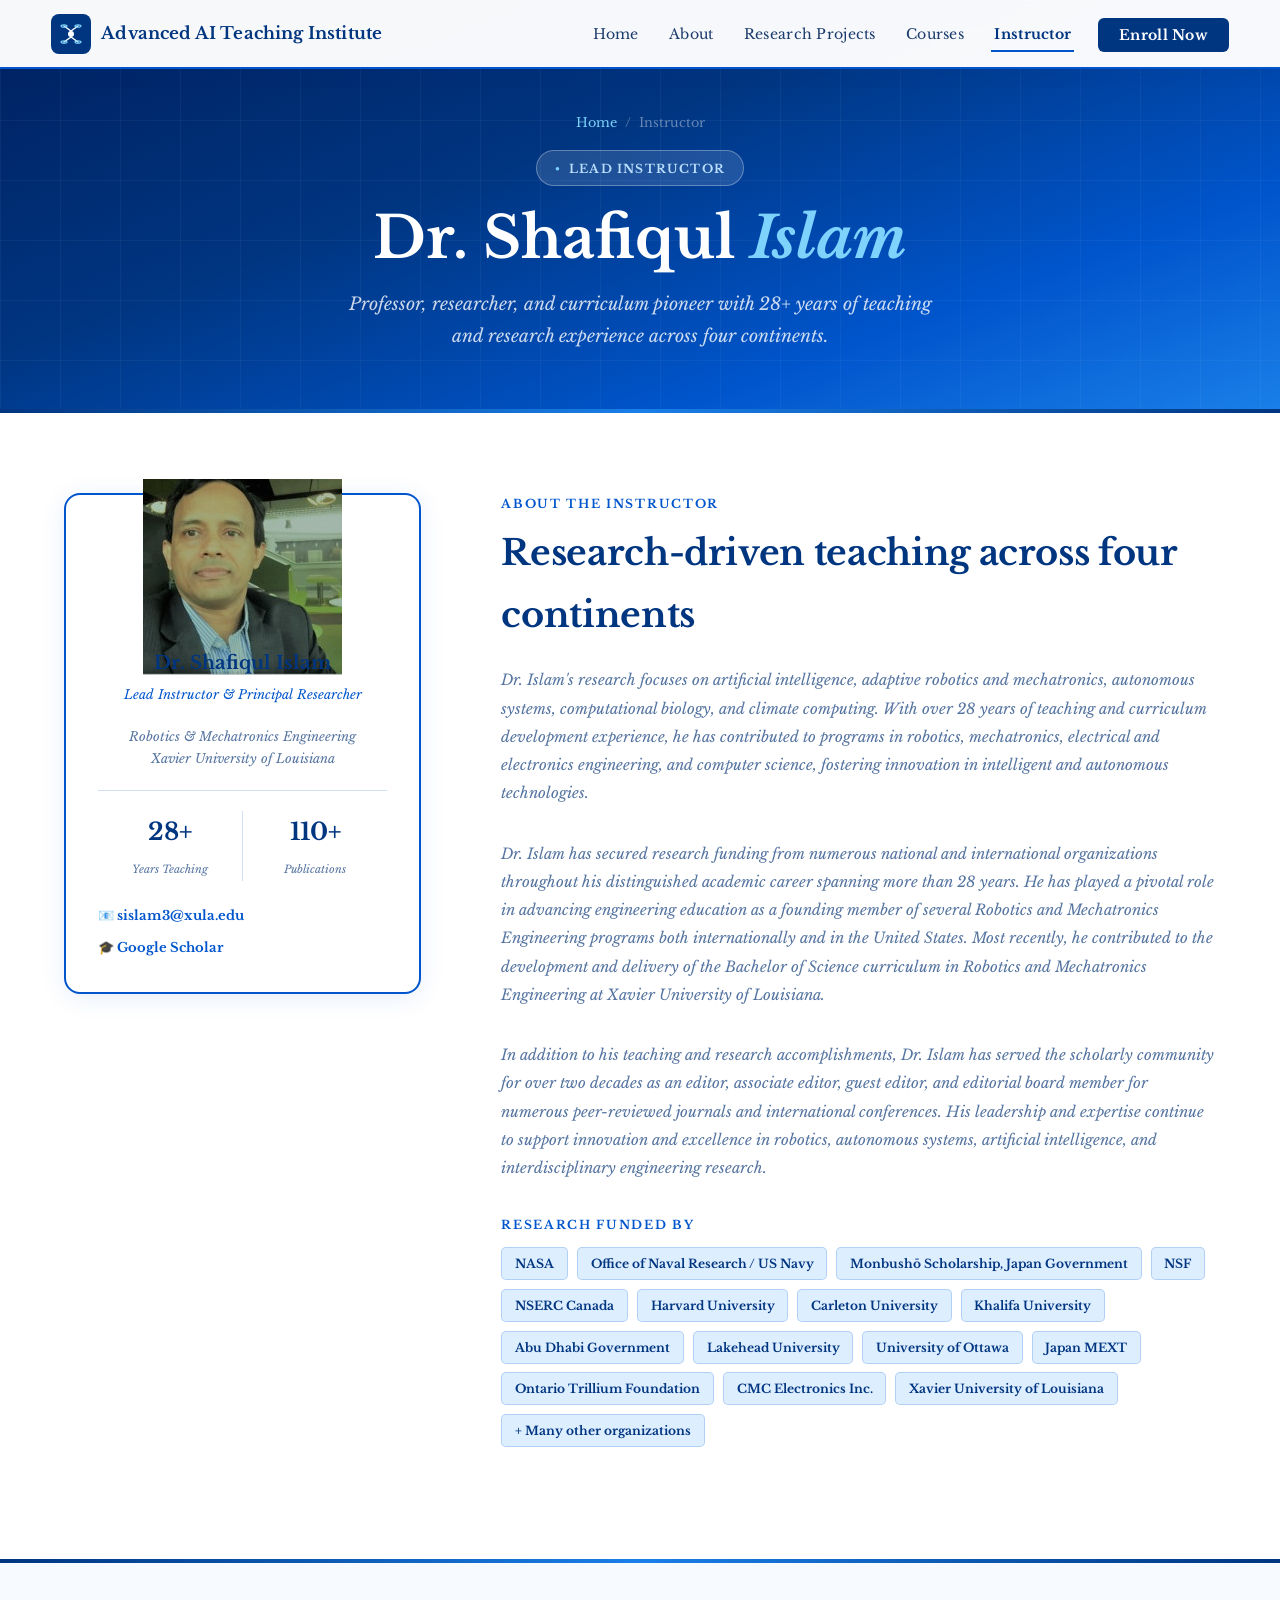
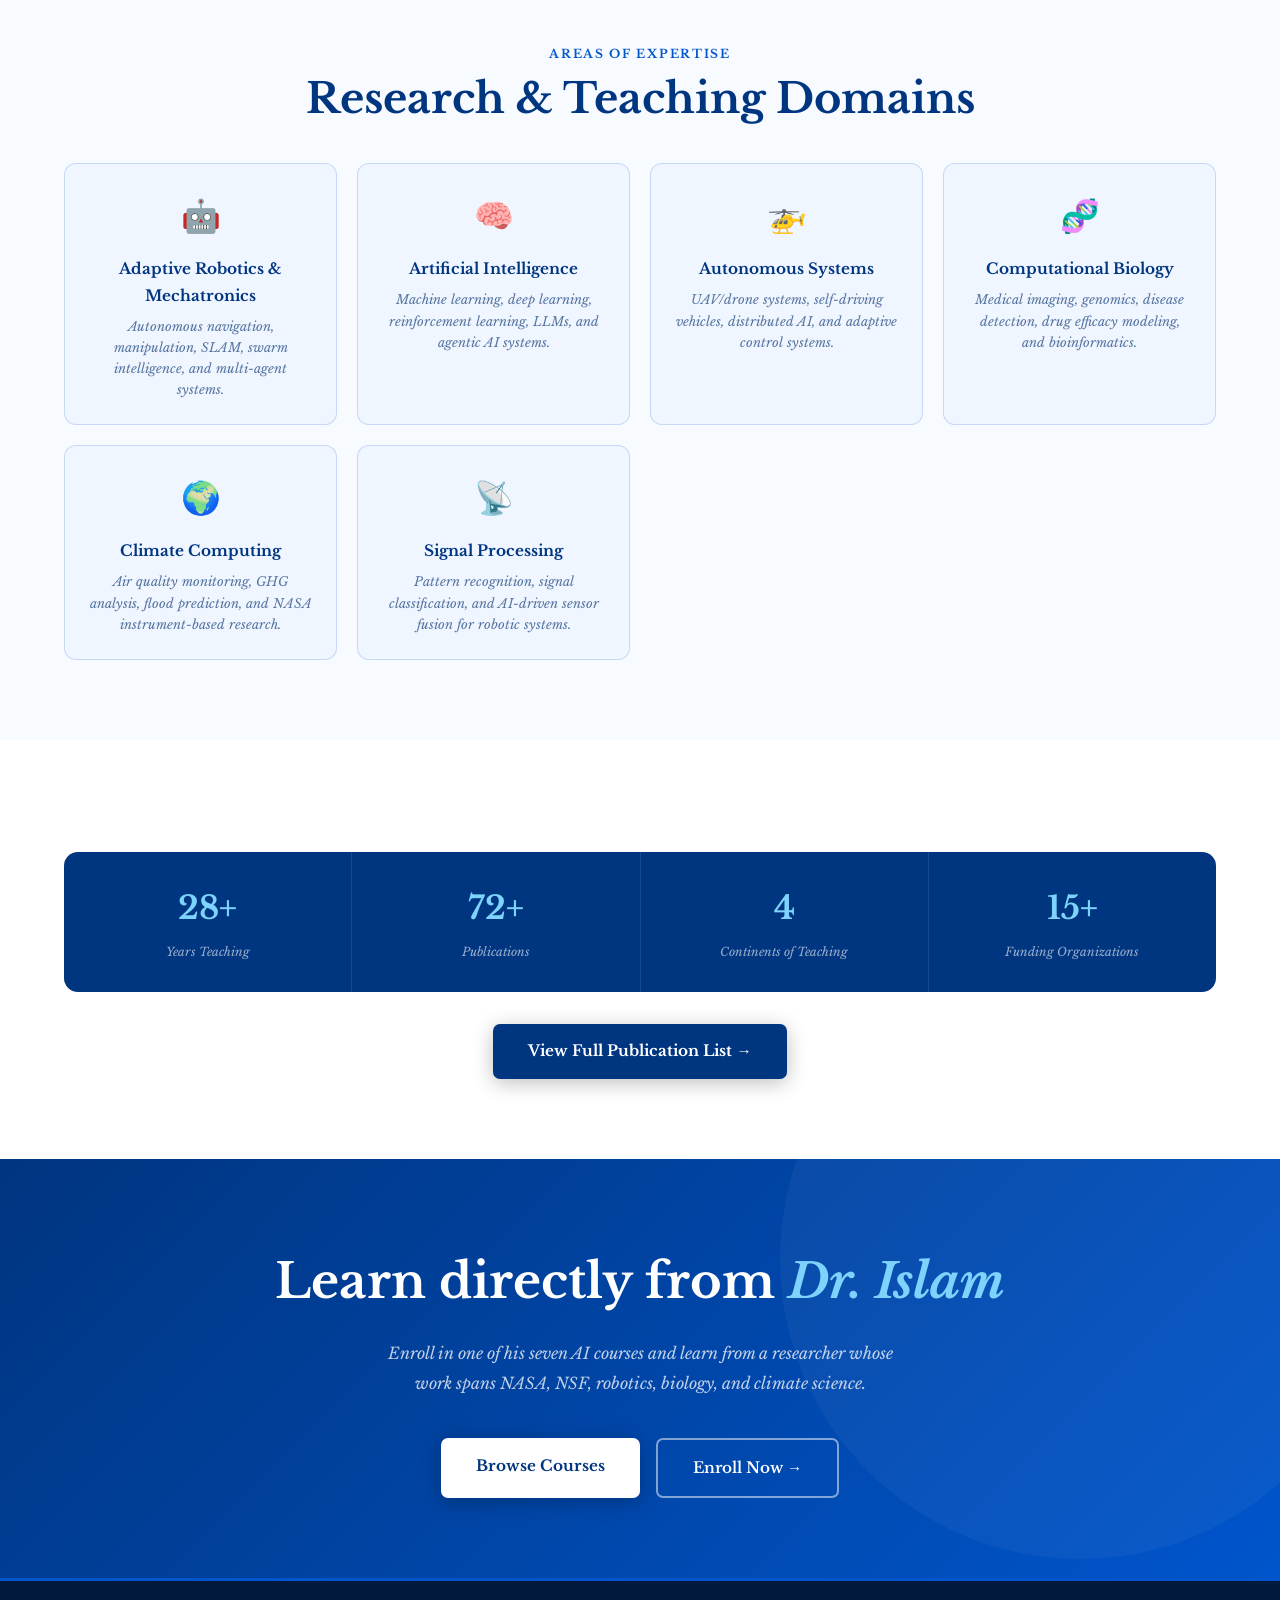
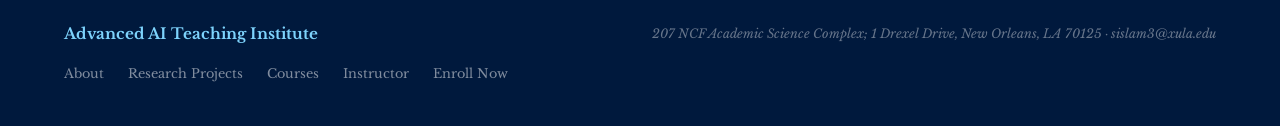
<file: instructor/index.html>
<!DOCTYPE html>
<html lang="en">
<head>
<meta charset="UTF-8"/>
<meta name="viewport" content="width=device-width, initial-scale=1.0"/>
<title>Instructor — Advanced AI Teaching Institute</title>
<meta name="description" content="Dr. Shafiqul Islam — 28+ years teaching, 110+ publications, research funded by NASA, NSF, ONR, and more."/>
<link rel="stylesheet" href="../assets/css/style.css"/>
<link rel="icon" href="data:image/svg+xml,<svg xmlns='http://www.w3.org/2000/svg' viewBox='0 0 100 100'><text y='.9em' font-size='90'>🤖</text></svg>"/>
</head>
<body>

<!-- NAV -->
<nav>
  <a href="../index.html" class="nav-logo">
    <div class="nav-logo-icon">
      <svg width="24" height="24" viewBox="0 0 24 24" fill="none"><circle cx="12" cy="12" r="3" fill="white"/><line x1="12" y1="9" x2="5" y2="4" stroke="white" stroke-width="1.5" stroke-linecap="round"/><line x1="12" y1="9" x2="19" y2="4" stroke="white" stroke-width="1.5" stroke-linecap="round"/><line x1="12" y1="15" x2="5" y2="20" stroke="white" stroke-width="1.5" stroke-linecap="round"/><line x1="12" y1="15" x2="19" y2="20" stroke="white" stroke-width="1.5" stroke-linecap="round"/><ellipse cx="5" cy="4" rx="3" ry="1.2" fill="none" stroke="#7dd3fc" stroke-width="1.2"/><ellipse cx="19" cy="4" rx="3" ry="1.2" fill="none" stroke="#7dd3fc" stroke-width="1.2"/><ellipse cx="5" cy="20" rx="3" ry="1.2" fill="none" stroke="#7dd3fc" stroke-width="1.2"/><ellipse cx="19" cy="20" rx="3" ry="1.2" fill="none" stroke="#7dd3fc" stroke-width="1.2"/></svg>
    </div>
    Advanced AI Teaching Institute
  </a>
  <ul class="nav-links">
    <li><a href="../index.html">Home</a></li>
    <li><a href="../about/index.html">About</a></li>
    <li><a href="../research/index.html">Research Projects</a></li>
    <li><a href="../courses/index.html">Courses</a></li>
    <li><a href="index.html" class="active">Instructor</a></li>
    <li><a href="../enroll/index.html" class="nav-cta">Enroll Now</a></li>
  </ul>
  <button class="hamburger" onclick="toggleMenu()" aria-label="Menu">&#9776;</button>
</nav>
<div class="mobile-menu hidden" id="mobileMenu">
  <a href="../index.html" onclick="closeMenu()">Home</a>
  <a href="../about/index.html" onclick="closeMenu()">About</a>
  <a href="../research/index.html" onclick="closeMenu()">Research Projects</a>
  <a href="../courses/index.html" onclick="closeMenu()">Courses</a>
  <a href="index.html" onclick="closeMenu()">Instructor</a>
  <a href="../enroll/index.html" onclick="closeMenu()">Enroll Now &rarr;</a>
</div>

<!-- PAGE HERO -->
<div class="page-hero">
  <div class="page-hero-inner">
    <div class="breadcrumb"><a href="../index.html">Home</a><span>/</span><span>Instructor</span></div>
    <div class="page-badge">Lead Instructor</div>
    <h1>Dr. Shafiqul <em>Islam</em></h1>
    <p>Professor, researcher, and curriculum pioneer with 28+ years of teaching and research experience across four continents.</p>
  </div>
</div>

<div class="divider"></div>

<!-- INSTRUCTOR MAIN -->
<section class="section">
  <div class="instructor-grid">
    <!-- Card -->
    <div class="reveal">
      <div class="instructor-card">
        <div class="instructor-avatar">
          <img src="../assets/images/image_instructor.jpg" alt="Dr. Shafiqul Islam"/>
        </div>
        <h3>Dr. Shafiqul Islam</h3>
        <p class="title">Lead Instructor &amp; Principal Researcher</p>
        <p style="font-size:0.8rem;color:var(--text-muted);line-height:1.7;margin-bottom:1.25rem;font-style:italic;">Robotics &amp; Mechatronics Engineering<br/>Xavier University of Louisiana</p>
        <div class="instructor-stats">
          <div class="i-stat">
            <span class="i-stat-num" data-count="28" data-suffix="+">28+</span>
            <span class="i-stat-label">Years Teaching</span>
          </div>
          <div class="i-divider"></div>
          <div class="i-stat">
            <span class="i-stat-num" data-count="110" data-suffix="+">110+</span>
            <span class="i-stat-label">Publications</span>
          </div>
        </div>
        <div style="margin-top:1.5rem;display:flex;flex-direction:column;gap:0.6rem;">
          <a href="mailto:sislam3@xula.edu" style="display:flex;align-items:center;gap:0.5rem;font-size:0.82rem;color:var(--blue-mid);text-decoration:none;font-weight:700;">📧 sislam3@xula.edu</a>
          <a href="https://scholar.google.com/citations?user=tYVDFI0AAAAJ&hl=en" target="_blank" style="display:flex;align-items:center;gap:0.5rem;font-size:0.82rem;color:var(--blue-mid);text-decoration:none;font-weight:700;">🎓 Google Scholar</a>
        </div>
      </div>
    </div>

    <!-- Bio -->
    <div class="reveal">
      <p class="section-tag">About the Instructor</p>
      <h2 style="font-family:var(--font);font-size:clamp(1.6rem,3vw,2.2rem);font-weight:700;letter-spacing:-0.01em;margin-bottom:1.25rem;color:var(--blue-dark);">Research-driven teaching across four continents</h2>
      <p class="instructor-bio">Dr. Islam's research focuses on artificial intelligence, adaptive robotics and mechatronics, autonomous systems, computational biology, and climate computing. With over 28 years of teaching and curriculum development experience, he has contributed to programs in robotics, mechatronics, electrical and electronics engineering, and computer science, fostering innovation in intelligent and autonomous technologies.</p>
      <p class="instructor-bio">Dr. Islam has secured research funding from numerous national and international organizations throughout his distinguished academic career spanning more than 28 years. He has played a pivotal role in advancing engineering education as a founding member of several Robotics and Mechatronics Engineering programs both internationally and in the United States. Most recently, he contributed to the development and delivery of the Bachelor of Science curriculum in Robotics and Mechatronics Engineering at Xavier University of Louisiana.</p>
      <p class="instructor-bio">In addition to his teaching and research accomplishments, Dr. Islam has served the scholarly community for over two decades as an editor, associate editor, guest editor, and editorial board member for numerous peer-reviewed journals and international conferences. His leadership and expertise continue to support innovation and excellence in robotics, autonomous systems, artificial intelligence, and interdisciplinary engineering research.</p>

      <p class="section-tag" style="margin-bottom:0.75rem;">Research Funded By</p>
      <div class="funding-grid">
        <span class="funder-chip">NASA</span>
        <span class="funder-chip">Office of Naval Research / US Navy</span>
        <span class="funder-chip">Monbushō Scholarship, Japan Government</span>
        <span class="funder-chip">NSF</span>
        <span class="funder-chip">NSERC Canada</span>
        <span class="funder-chip">Harvard University</span>
        <span class="funder-chip">Carleton University</span>
        <span class="funder-chip">Khalifa University</span>
        <span class="funder-chip">Abu Dhabi Government</span>
        <span class="funder-chip">Lakehead University</span>
        <span class="funder-chip">University of Ottawa</span>
        <span class="funder-chip">Japan MEXT</span>
        <span class="funder-chip">Ontario Trillium Foundation</span>
        <span class="funder-chip">CMC Electronics Inc.</span>
        <span class="funder-chip">Xavier University of Louisiana</span>
        <span class="funder-chip">+ Many other organizations</span>
      </div>
    </div>
  </div>
</section>

<div class="divider"></div>

<!-- EXPERTISE AREAS -->
<section class="section section-alt">
  <div class="section-center reveal" style="margin-bottom:2.5rem;">
    <p class="section-tag">Areas of Expertise</p>
    <h2 class="section-title">Research &amp; Teaching Domains</h2>
  </div>
  <div style="display:grid;grid-template-columns:repeat(auto-fit,minmax(240px,1fr));gap:1.25rem;">
    <div class="audience-card reveal">
      <div class="aud-icon">🤖</div>
      <h4>Adaptive Robotics &amp; Mechatronics</h4>
      <p>Autonomous navigation, manipulation, SLAM, swarm intelligence, and multi-agent systems.</p>
    </div>
    <div class="audience-card reveal">
      <div class="aud-icon">🧠</div>
      <h4>Artificial Intelligence</h4>
      <p>Machine learning, deep learning, reinforcement learning, LLMs, and agentic AI systems.</p>
    </div>
    <div class="audience-card reveal">
      <div class="aud-icon">🚁</div>
      <h4>Autonomous Systems</h4>
      <p>UAV/drone systems, self-driving vehicles, distributed AI, and adaptive control systems.</p>
    </div>
    <div class="audience-card reveal">
      <div class="aud-icon">🧬</div>
      <h4>Computational Biology</h4>
      <p>Medical imaging, genomics, disease detection, drug efficacy modeling, and bioinformatics.</p>
    </div>
    <div class="audience-card reveal">
      <div class="aud-icon">🌍</div>
      <h4>Climate Computing</h4>
      <p>Air quality monitoring, GHG analysis, flood prediction, and NASA instrument-based research.</p>
    </div>
    <div class="audience-card reveal">
      <div class="aud-icon">📡</div>
      <h4>Signal Processing</h4>
      <p>Pattern recognition, signal classification, and AI-driven sensor fusion for robotic systems.</p>
    </div>
  </div>
</section>

<!-- STATS -->
<section class="section">
  <div class="stats-strip reveal">
    <div class="stat"><span class="stat-num" data-count="28" data-suffix="+">28+</span><span class="stat-label">Years Teaching</span></div>
    <div class="stat"><span class="stat-num" data-count="110" data-suffix="+">110+</span><span class="stat-label">Publications</span></div>
    <div class="stat"><span class="stat-num" data-count="4">4</span><span class="stat-label">Continents of Teaching</span></div>
    <div class="stat"><span class="stat-num" data-count="15" data-suffix="+">15+</span><span class="stat-label">Funding Organizations</span></div>
  </div>
  <div class="section-center" style="margin-top:2rem;">
    <a href="https://scholar.google.com/citations?user=tYVDFI0AAAAJ&hl=en" target="_blank" class="btn-primary blue">View Full Publication List &rarr;</a>
  </div>
</section>

<!-- CTA -->
<div class="cta-banner">
  <h2>Learn directly from <em>Dr. Islam</em></h2>
  <p>Enroll in one of his seven AI courses and learn from a researcher whose work spans NASA, NSF, robotics, biology, and climate science.</p>
  <div class="btn-group">
    <a href="../courses/index.html" class="btn-primary">Browse Courses</a>
    <a href="../enroll/index.html" class="btn-secondary white">Enroll Now &rarr;</a>
  </div>
</div>

<!-- FOOTER -->
<footer>
  <div class="footer-logo">Advanced AI Teaching Institute</div>
  <p class="footer-copy">207 NCF Academic Science Complex; 1 Drexel Drive, New Orleans, LA 70125 &middot; sislam3@xula.edu</p>
  <div class="footer-links">
    <a href="../about/index.html">About</a>
    <a href="../research/index.html">Research Projects</a>
    <a href="../courses/index.html">Courses</a>
    <a href="index.html">Instructor</a>
    <a href="../enroll/index.html">Enroll Now</a>
  </div>
</footer>
<script src="../assets/js/main.js"></script>
</body>
</html>
</file>
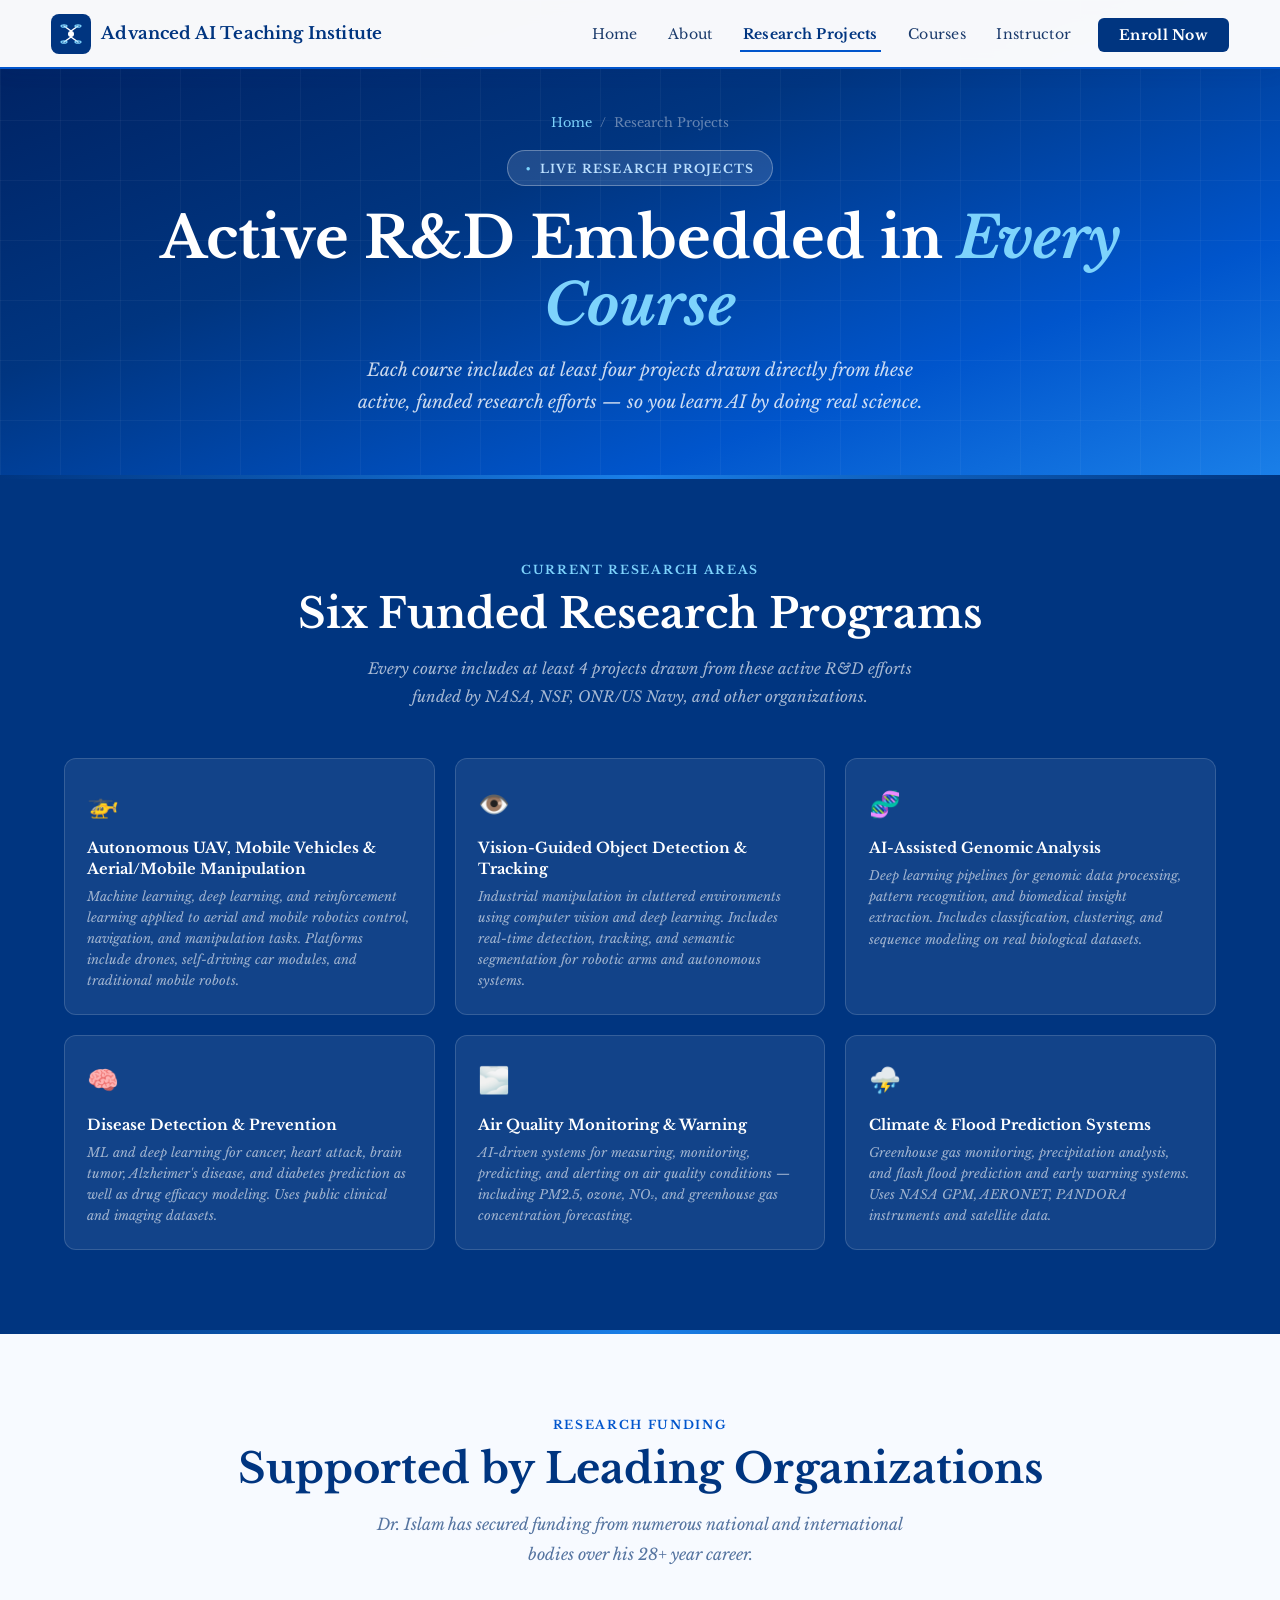
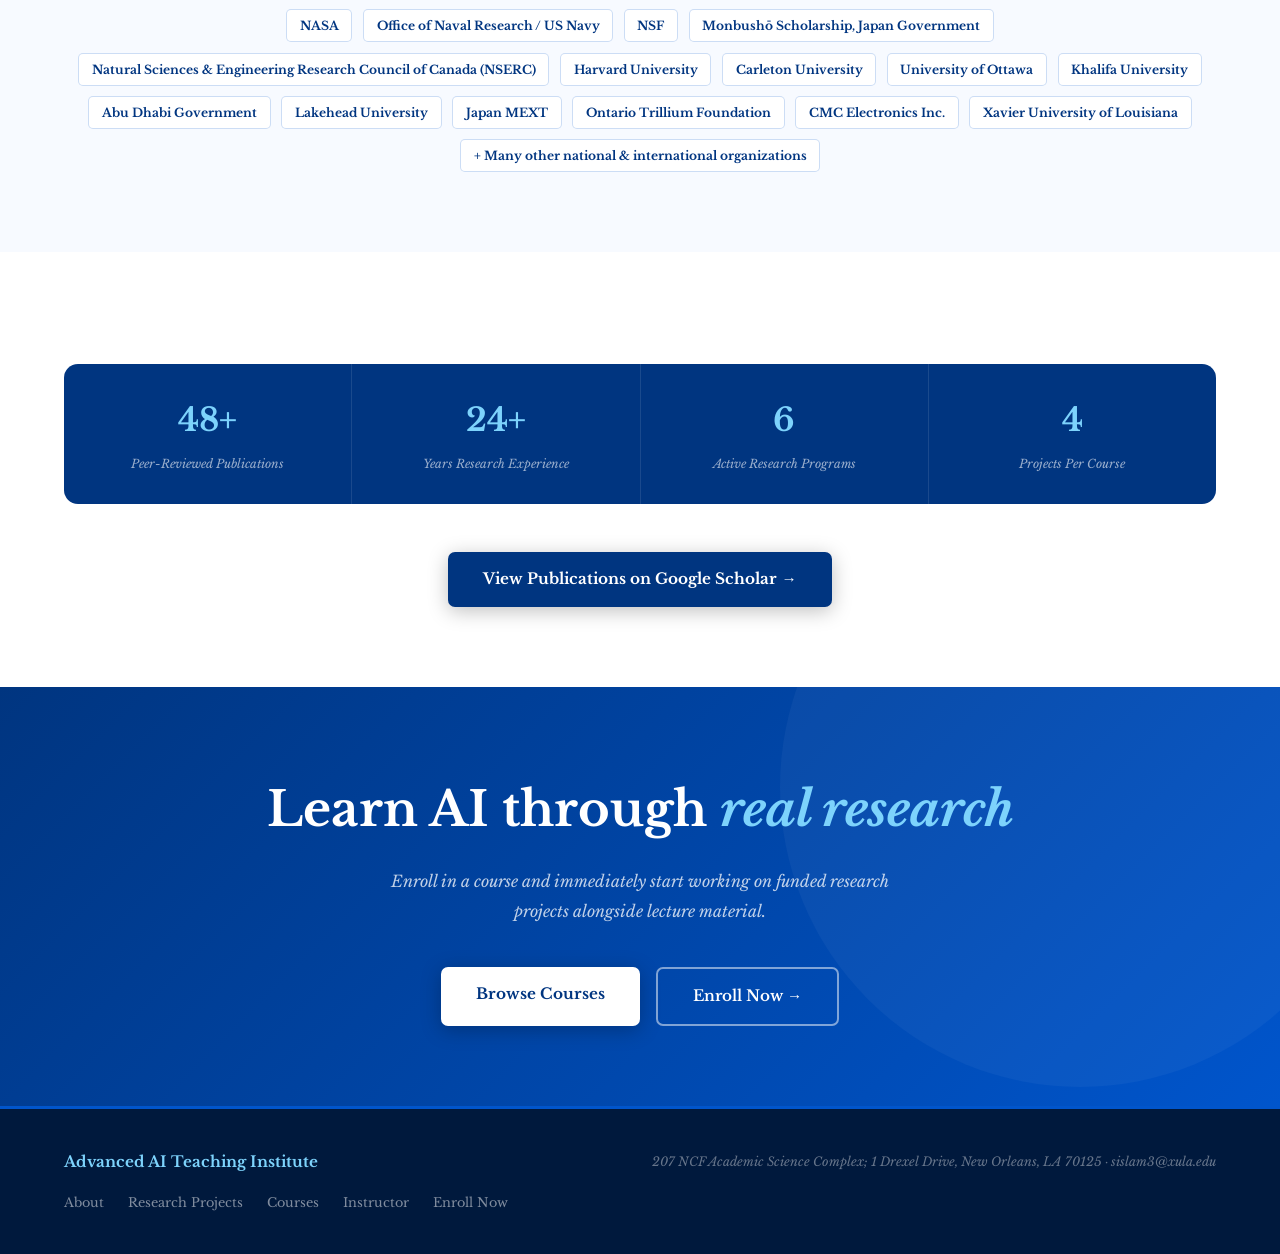
<file: research/index.html>
<!DOCTYPE html>
<html lang="en">
<head>
<meta charset="UTF-8"/>
<meta name="viewport" content="width=device-width, initial-scale=1.0"/>
<title>Research Projects — Advanced AI Teaching Institute</title>
<meta name="description" content="Six active AI research projects embedded in every course — from autonomous UAVs to climate computing to computational biology."/>
<link rel="stylesheet" href="../assets/css/style.css"/>
<link rel="icon" href="data:image/svg+xml,<svg xmlns='http://www.w3.org/2000/svg' viewBox='0 0 100 100'><text y='.9em' font-size='90'>🤖</text></svg>"/>
</head>
<body>

<!-- NAV -->
<nav>
  <a href="../index.html" class="nav-logo">
    <div class="nav-logo-icon">
      <svg width="24" height="24" viewBox="0 0 24 24" fill="none"><circle cx="12" cy="12" r="3" fill="white"/><line x1="12" y1="9" x2="5" y2="4" stroke="white" stroke-width="1.5" stroke-linecap="round"/><line x1="12" y1="9" x2="19" y2="4" stroke="white" stroke-width="1.5" stroke-linecap="round"/><line x1="12" y1="15" x2="5" y2="20" stroke="white" stroke-width="1.5" stroke-linecap="round"/><line x1="12" y1="15" x2="19" y2="20" stroke="white" stroke-width="1.5" stroke-linecap="round"/><ellipse cx="5" cy="4" rx="3" ry="1.2" fill="none" stroke="#7dd3fc" stroke-width="1.2"/><ellipse cx="19" cy="4" rx="3" ry="1.2" fill="none" stroke="#7dd3fc" stroke-width="1.2"/><ellipse cx="5" cy="20" rx="3" ry="1.2" fill="none" stroke="#7dd3fc" stroke-width="1.2"/><ellipse cx="19" cy="20" rx="3" ry="1.2" fill="none" stroke="#7dd3fc" stroke-width="1.2"/></svg>
    </div>
    Advanced AI Teaching Institute
  </a>
  <ul class="nav-links">
    <li><a href="../index.html">Home</a></li>
    <li><a href="../about/index.html">About</a></li>
    <li><a href="index.html" class="active">Research Projects</a></li>
    <li><a href="../courses/index.html">Courses</a></li>
    <li><a href="../instructor/index.html">Instructor</a></li>
    <li><a href="../enroll/index.html" class="nav-cta">Enroll Now</a></li>
  </ul>
  <button class="hamburger" onclick="toggleMenu()" aria-label="Menu">&#9776;</button>
</nav>
<div class="mobile-menu hidden" id="mobileMenu">
  <a href="../index.html" onclick="closeMenu()">Home</a>
  <a href="../about/index.html" onclick="closeMenu()">About</a>
  <a href="index.html" onclick="closeMenu()">Research Projects</a>
  <a href="../courses/index.html" onclick="closeMenu()">Courses</a>
  <a href="../instructor/index.html" onclick="closeMenu()">Instructor</a>
  <a href="../enroll/index.html" onclick="closeMenu()">Enroll Now &rarr;</a>
</div>

<!-- PAGE HERO -->
<div class="page-hero">
  <div class="page-hero-inner">
    <div class="breadcrumb"><a href="../index.html">Home</a><span>/</span><span>Research Projects</span></div>
    <div class="page-badge">Live Research Projects</div>
    <h1>Active R&amp;D Embedded in <em>Every Course</em></h1>
    <p>Each course includes at least four projects drawn directly from these active, funded research efforts — so you learn AI by doing real science.</p>
  </div>
</div>

<div class="divider"></div>

<!-- RESEARCH PROJECTS SECTION -->
<section class="section section-dark">
  <div class="section-center reveal" style="margin-bottom:3rem;">
    <p class="section-tag" style="color:#7dd3fc;">Current Research Areas</p>
    <h2 class="section-title" style="color:white;">Six Funded Research Programs</h2>
    <p style="color:rgba(255,255,255,0.65);font-style:italic;max-width:580px;margin:0 auto;font-size:0.95rem;line-height:1.8;">
      Every course includes at least 4 projects drawn from these active R&amp;D efforts funded by NASA, NSF, ONR/US Navy, and other organizations.
    </p>
  </div>
  <div class="projects-grid reveal">
    <div class="project-card">
      <div class="proj-icon">🚁</div>
      <h4>Autonomous UAV, Mobile Vehicles &amp; Aerial/Mobile Manipulation</h4>
      <p>Machine learning, deep learning, and reinforcement learning applied to aerial and mobile robotics control, navigation, and manipulation tasks. Platforms include drones, self-driving car modules, and traditional mobile robots.</p>
    </div>
    <div class="project-card">
      <div class="proj-icon">👁️</div>
      <h4>Vision-Guided Object Detection &amp; Tracking</h4>
      <p>Industrial manipulation in cluttered environments using computer vision and deep learning. Includes real-time detection, tracking, and semantic segmentation for robotic arms and autonomous systems.</p>
    </div>
    <div class="project-card">
      <div class="proj-icon">🧬</div>
      <h4>AI-Assisted Genomic Analysis</h4>
      <p>Deep learning pipelines for genomic data processing, pattern recognition, and biomedical insight extraction. Includes classification, clustering, and sequence modeling on real biological datasets.</p>
    </div>
    <div class="project-card">
      <div class="proj-icon">🧠</div>
      <h4>Disease Detection &amp; Prevention</h4>
      <p>ML and deep learning for cancer, heart attack, brain tumor, Alzheimer's disease, and diabetes prediction as well as drug efficacy modeling. Uses public clinical and imaging datasets.</p>
    </div>
    <div class="project-card">
      <div class="proj-icon">🌫️</div>
      <h4>Air Quality Monitoring &amp; Warning</h4>
      <p>AI-driven systems for measuring, monitoring, predicting, and alerting on air quality conditions — including PM2.5, ozone, NO₂, and greenhouse gas concentration forecasting.</p>
    </div>
    <div class="project-card">
      <div class="proj-icon">⛈️</div>
      <h4>Climate &amp; Flood Prediction Systems</h4>
      <p>Greenhouse gas monitoring, precipitation analysis, and flash flood prediction and early warning systems. Uses NASA GPM, AERONET, PANDORA instruments and satellite data.</p>
    </div>
  </div>
</section>

<div class="divider"></div>

<!-- FUNDING -->
<section class="section section-alt">
  <div class="section-center reveal" style="margin-bottom:2.5rem;">
    <p class="section-tag">Research Funding</p>
    <h2 class="section-title">Supported by Leading Organizations</h2>
    <p class="section-lead" style="margin:0 auto 2rem;">Dr. Islam has secured funding from numerous national and international bodies over his 28+ year career.</p>
  </div>
  <div style="display:flex;flex-wrap:wrap;gap:0.65rem;justify-content:center;" class="reveal">
    <span class="funder-chip" style="background:white;">NASA</span>
    <span class="funder-chip" style="background:white;">Office of Naval Research / US Navy</span>
    <span class="funder-chip" style="background:white;">NSF</span>
    <span class="funder-chip" style="background:white;">Monbushō Scholarship, Japan Government</span>
    <span class="funder-chip" style="background:white;">Natural Sciences &amp; Engineering Research Council of Canada (NSERC)</span>
    <span class="funder-chip" style="background:white;">Harvard University</span>
    <span class="funder-chip" style="background:white;">Carleton University</span>
    <span class="funder-chip" style="background:white;">University of Ottawa</span>
    <span class="funder-chip" style="background:white;">Khalifa University</span>
    <span class="funder-chip" style="background:white;">Abu Dhabi Government</span>
    <span class="funder-chip" style="background:white;">Lakehead University</span>
    <span class="funder-chip" style="background:white;">Japan MEXT</span>
    <span class="funder-chip" style="background:white;">Ontario Trillium Foundation</span>
    <span class="funder-chip" style="background:white;">CMC Electronics Inc.</span>
    <span class="funder-chip" style="background:white;">Xavier University of Louisiana</span>
    <span class="funder-chip" style="background:white;">+ Many other national &amp; international organizations</span>
  </div>
</section>

<!-- STATS -->
<section class="section">
  <div class="stats-strip reveal">
    <div class="stat"><span class="stat-num" data-count="110" data-suffix="+">110+</span><span class="stat-label">Peer-Reviewed Publications</span></div>
    <div class="stat"><span class="stat-num" data-count="28" data-suffix="+">28+</span><span class="stat-label">Years Research Experience</span></div>
    <div class="stat"><span class="stat-num" data-count="6">6</span><span class="stat-label">Active Research Programs</span></div>
    <div class="stat"><span class="stat-num" data-count="4">4</span><span class="stat-label">Projects Per Course</span></div>
  </div>
  <div class="section-center reveal" style="margin-top:3rem;">
    <a href="https://scholar.google.com/citations?user=tYVDFI0AAAAJ&hl=en" target="_blank" class="btn-primary blue">View Publications on Google Scholar &rarr;</a>
  </div>
</section>

<!-- CTA -->
<div class="cta-banner">
  <h2>Learn AI through <em>real research</em></h2>
  <p>Enroll in a course and immediately start working on funded research projects alongside lecture material.</p>
  <div class="btn-group">
    <a href="../courses/index.html" class="btn-primary">Browse Courses</a>
    <a href="../enroll/index.html" class="btn-secondary white">Enroll Now &rarr;</a>
  </div>
</div>

<!-- FOOTER -->
<footer>
  <div class="footer-logo">Advanced AI Teaching Institute</div>
  <p class="footer-copy">207 NCF Academic Science Complex; 1 Drexel Drive, New Orleans, LA 70125 &middot; sislam3@xula.edu</p>
  <div class="footer-links">
    <a href="../about/index.html">About</a>
    <a href="index.html">Research Projects</a>
    <a href="../courses/index.html">Courses</a>
    <a href="../instructor/index.html">Instructor</a>
    <a href="../enroll/index.html">Enroll Now</a>
  </div>
</footer>
<script src="../assets/js/main.js"></script>
</body>
</html>
</file>
<file: assets/css/style.css>
/* =====================================================
   Advanced AI Teaching Institute — Shared Stylesheet
   ===================================================== */

@import url('https://fonts.googleapis.com/css2?family=Libre+Baskerville:ital,wght@0,400;0,700;1,400&display=swap');

:root {
  --blue-dark:  #003580;
  --blue-mid:   #0055cc;
  --blue-light: #1a7fe8;
  --blue-pale:  #ddeeff;
  --blue-ghost: #f0f6ff;
  --white:      #ffffff;
  --off-white:  #f7faff;
  --text-dark:  #001a40;
  --text-mid:   #1a3a6b;
  --text-muted: #5574a0;
  --accent:     #0055cc;
  --gold:       #c8960c;
  --border:     rgba(0,85,204,0.18);
  --card-bg:    rgba(255,255,255,0.92);
  --font: 'Libre Baskerville', 'Bookman Old Style', Bookman, Georgia, serif;
  --radius: 12px;
}

*, *::before, *::after { box-sizing: border-box; margin: 0; padding: 0; }
html { scroll-behavior: smooth; }

body {
  font-family: var(--font);
  background: var(--white);
  color: var(--text-dark);
  line-height: 1.75;
  overflow-x: hidden;
}

/* ── NAV ── */
nav {
  position: fixed; top: 0; left: 0; right: 0; z-index: 200;
  display: flex; align-items: center; justify-content: space-between;
  padding: 0.85rem 4%;
  background: rgba(255,255,255,0.97);
  backdrop-filter: blur(10px);
  border-bottom: 2px solid var(--blue-mid);
  box-shadow: 0 2px 18px rgba(0,53,128,0.1);
}
.nav-logo {
  font-family: var(--font);
  font-weight: 700; font-size: 1.05rem;
  color: var(--blue-dark);
  text-decoration: none;
  display: flex; align-items: center; gap: 10px;
  letter-spacing: 0.01em;
}
.nav-logo-icon {
  width: 40px; height: 40px;
  background: var(--blue-dark);
  border-radius: 8px;
  display: flex; align-items: center; justify-content: center;
  flex-shrink: 0;
}
.nav-links {
  display: flex; align-items: center; gap: 1.5rem;
  list-style: none;
}
.nav-links a {
  color: var(--text-mid); text-decoration: none;
  font-size: 0.88rem; font-weight: 400;
  transition: color 0.2s; letter-spacing: 0.02em;
  padding: 0.4rem 0.2rem;
}
.nav-links a:hover, .nav-links a.active { color: var(--blue-mid); }
.nav-links a.active {
  color: var(--blue-dark);
  font-weight: 700;
  border-bottom: 2px solid var(--blue-mid);
}
.nav-cta {
  background: var(--blue-dark) !important;
  color: var(--white) !important;
  padding: 0.5rem 1.3rem !important;
  border-radius: 6px !important;
  font-weight: 700 !important;
  border-bottom: none !important;
}
.nav-cta:hover { background: var(--blue-mid) !important; color: var(--white) !important; }
.hamburger { display: none; background: none; border: none; cursor: pointer; color: var(--blue-dark); font-size: 1.6rem; }
.mobile-menu { display: none; }

/* ── PAGE HERO ── */
.page-hero {
  padding: 7rem 5% 3.5rem;
  background: linear-gradient(160deg, #001f5e 0%, #003580 40%, #0055cc 75%, #1a7fe8 100%);
  position: relative; overflow: hidden;
  text-align: center;
}
.page-hero::before {
  content: '';
  position: absolute; inset: 0;
  background-image:
    linear-gradient(rgba(255,255,255,0.04) 1px, transparent 1px),
    linear-gradient(90deg, rgba(255,255,255,0.04) 1px, transparent 1px);
  background-size: 60px 60px;
  pointer-events: none;
}
.page-hero-inner { position: relative; z-index: 2; }
.page-badge {
  display: inline-flex; align-items: center; gap: 8px;
  background: rgba(255,255,255,0.12);
  border: 1px solid rgba(255,255,255,0.3);
  border-radius: 100px; padding: 0.4rem 1.1rem;
  font-size: 0.75rem; color: #bbe0ff;
  letter-spacing: 0.1em; text-transform: uppercase;
  font-weight: 700; margin-bottom: 1.2rem;
}
.page-badge::before { content: '●'; font-size: 0.5rem; color: #7dd3fc; }
.page-hero h1 {
  font-family: var(--font);
  font-size: clamp(2rem, 5vw, 3.6rem);
  font-weight: 700; line-height: 1.15;
  color: var(--white); margin-bottom: 1rem;
}
.page-hero h1 em { font-style: italic; color: #7dd3fc; }
.page-hero p {
  font-size: clamp(0.95rem, 1.8vw, 1.1rem);
  color: rgba(255,255,255,0.8);
  max-width: 600px; margin: 0 auto;
  font-style: italic; line-height: 1.85;
}
.breadcrumb {
  display: flex; justify-content: center; gap: 0.5rem;
  font-size: 0.8rem; color: rgba(255,255,255,0.5);
  margin-bottom: 1rem;
}
.breadcrumb a { color: #7dd3fc; text-decoration: none; }
.breadcrumb a:hover { color: white; }
.breadcrumb span { color: rgba(255,255,255,0.4); }

/* ── SECTION BASICS ── */
.section { padding: 5rem 5%; }
.section-alt { background: var(--off-white); }
.section-dark {
  background: var(--blue-dark);
}
.section-tag {
  font-size: 0.75rem; letter-spacing: 0.14em;
  text-transform: uppercase; color: var(--blue-mid);
  font-weight: 700; margin-bottom: 0.6rem;
}
.section-title {
  font-family: var(--font);
  font-size: clamp(1.7rem, 3.5vw, 2.6rem);
  font-weight: 700; line-height: 1.2;
  margin-bottom: 1rem; color: var(--blue-dark);
}
.section-lead {
  color: var(--text-muted); font-size: 1rem;
  max-width: 560px; line-height: 1.85;
  margin-bottom: 3rem; font-style: italic;
}
.section-center { text-align: center; }
.section-center .section-lead { margin-left: auto; margin-right: auto; }

/* ── DIVIDER ── */
.divider {
  height: 4px;
  background: linear-gradient(90deg, var(--blue-dark), var(--blue-light), var(--blue-dark));
}

/* ── BUTTONS ── */
.btn-primary {
  display: inline-block;
  background: var(--white); color: var(--blue-dark);
  padding: 0.9rem 2.2rem; border-radius: 7px;
  font-weight: 700; font-family: var(--font);
  text-decoration: none; font-size: 0.95rem;
  transition: transform 0.2s, box-shadow 0.2s;
  box-shadow: 0 4px 20px rgba(0,0,0,0.25);
}
.btn-primary:hover { transform: translateY(-2px); box-shadow: 0 8px 28px rgba(0,0,0,0.3); }
.btn-primary.blue {
  background: var(--blue-dark); color: var(--white);
}
.btn-primary.blue:hover { background: var(--blue-mid); }
.btn-secondary {
  display: inline-block;
  background: transparent; color: var(--blue-dark);
  padding: 0.9rem 2.2rem; border-radius: 7px;
  border: 2px solid var(--blue-mid);
  font-family: var(--font); font-size: 0.95rem;
  text-decoration: none; font-weight: 600;
  transition: border-color 0.2s, background 0.2s;
}
.btn-secondary:hover { background: rgba(0,85,204,0.06); }
.btn-secondary.white {
  color: var(--white); border-color: rgba(255,255,255,0.5);
}
.btn-secondary.white:hover { border-color: white; background: rgba(255,255,255,0.1); }
.btn-group { display: flex; gap: 1rem; flex-wrap: wrap; }

/* ── CARDS ── */
.card {
  background: var(--white);
  border: 1px solid var(--border);
  border-radius: var(--radius);
  padding: 1.75rem;
  transition: transform 0.25s, box-shadow 0.25s;
  border-top: 4px solid var(--blue-mid);
}
.card:hover { transform: translateY(-4px); box-shadow: 0 16px 40px rgba(0,53,128,0.12); }

/* ── ABOUT FEATURES ── */
.about-grid {
  display: grid; grid-template-columns: 1fr 1fr; gap: 5rem;
  align-items: start;
}
.about-features { display: flex; flex-direction: column; gap: 1rem; margin-top: 1.5rem; }
.about-feature {
  display: flex; gap: 1rem; align-items: flex-start;
  padding: 1rem 1.25rem; border-radius: 10px;
  background: var(--white);
  border: 1px solid var(--border);
  border-left: 4px solid var(--blue-mid);
  transition: box-shadow 0.2s;
}
.about-feature:hover { box-shadow: 0 4px 16px rgba(0,85,204,0.1); }
.about-icon {
  width: 36px; height: 36px; flex-shrink: 0;
  background: var(--blue-pale); border-radius: 8px;
  display: flex; align-items: center; justify-content: center;
  font-size: 1rem;
}
.about-feature-text h4 { font-size: 0.95rem; font-weight: 700; margin-bottom: 0.2rem; color: var(--blue-dark); }
.about-feature-text p { font-size: 0.83rem; color: var(--text-muted); line-height: 1.65; font-style: italic; margin: 0; }
.tools-grid { display: flex; flex-wrap: wrap; gap: 0.6rem; margin-top: 1.25rem; }
.tool-chip {
  background: var(--blue-pale); border: 1px solid rgba(0,85,204,0.2);
  border-radius: 5px; padding: 0.35rem 0.85rem;
  font-size: 0.78rem; color: var(--blue-dark); font-weight: 700;
  transition: all 0.2s;
}
.tool-chip:hover { background: var(--blue-mid); color: var(--white); }

/* ── PROJECT CARDS ── */
.projects-grid {
  display: grid; grid-template-columns: repeat(auto-fit, minmax(280px, 1fr));
  gap: 1.25rem; margin-top: 2rem;
}
.project-card {
  background: rgba(255,255,255,0.07);
  border: 1px solid rgba(255,255,255,0.15);
  border-radius: 12px; padding: 1.4rem;
  transition: background 0.2s, border-color 0.2s;
}
.project-card:hover { background: rgba(255,255,255,0.12); border-color: rgba(125,211,252,0.4); }
.proj-icon { font-size: 1.6rem; margin-bottom: 0.75rem; }
.project-card h4 { font-size: 0.92rem; font-weight: 700; color: var(--white); margin-bottom: 0.4rem; line-height: 1.4; }
.project-card p { font-size: 0.8rem; color: rgba(255,255,255,0.6); font-style: italic; line-height: 1.65; margin: 0; }

/* ── COURSE CARDS ── */
.courses-grid {
  display: grid; grid-template-columns: repeat(auto-fit, minmax(320px, 1fr));
  gap: 1.75rem;
}
.course-card {
  background: var(--white);
  border: 1px solid var(--border);
  border-radius: 14px; padding: 1.75rem;
  position: relative; overflow: hidden;
  transition: transform 0.25s, box-shadow 0.25s;
  border-top: 4px solid var(--blue-mid);
}
.course-card:hover { transform: translateY(-5px); box-shadow: 0 16px 40px rgba(0,53,128,0.14); }
.course-num {
  font-size: 0.68rem; letter-spacing: 0.14em;
  color: var(--blue-light); font-weight: 700;
  margin-bottom: 0.5rem; display: block;
}
.course-card h3 {
  font-family: var(--font); font-size: 1.12rem;
  font-weight: 700; margin-bottom: 0.6rem;
  color: var(--blue-dark); line-height: 1.3;
}
.course-desc { font-size: 0.83rem; color: var(--text-muted); margin-bottom: 1.1rem; line-height: 1.7; font-style: italic; }
.course-tags { display: flex; flex-wrap: wrap; gap: 0.45rem; margin-bottom: 1.25rem; }
.course-tag {
  background: var(--blue-pale); border-radius: 4px;
  padding: 0.18rem 0.65rem; font-size: 0.7rem;
  color: var(--blue-dark); font-weight: 700;
}
.course-topics { list-style: none; }
.course-topics li {
  font-size: 0.82rem; color: var(--text-muted);
  padding: 0.28rem 0; border-bottom: 1px solid rgba(0,85,204,0.07);
  display: flex; align-items: center; gap: 0.5rem;
}
.course-topics li::before { content: '→'; color: var(--blue-mid); font-size: 0.7rem; flex-shrink: 0; }
.course-topics li:last-child { border-bottom: none; }
.course-footer {
  margin-top: 1.4rem; padding-top: 1rem;
  border-top: 1px solid var(--border);
  display: flex; align-items: center; justify-content: space-between;
}
.course-audience { font-size: 0.72rem; color: var(--text-muted); font-style: italic; }
.course-link {
  font-size: 0.82rem; color: var(--blue-mid);
  text-decoration: none; font-weight: 700;
  display: flex; align-items: center; gap: 4px;
  transition: gap 0.2s;
}
.course-link:hover { gap: 8px; }

/* ── FEATURES ── */
.features-grid {
  display: grid; grid-template-columns: repeat(auto-fit, minmax(230px, 1fr));
  gap: 1.5rem;
}
.feature-card {
  padding: 1.6rem; border-radius: 12px;
  border: 1px solid var(--border);
  background: var(--white);
  transition: box-shadow 0.2s, border-color 0.2s;
}
.feature-card:hover { box-shadow: 0 6px 24px rgba(0,85,204,0.1); border-color: var(--blue-mid); }
.feature-icon {
  width: 46px; height: 46px; border-radius: 10px;
  background: var(--blue-pale);
  display: flex; align-items: center; justify-content: center;
  font-size: 1.3rem; margin-bottom: 1rem;
}
.feature-card h4 { font-family: var(--font); font-size: 0.98rem; font-weight: 700; margin-bottom: 0.5rem; color: var(--blue-dark); }
.feature-card p { font-size: 0.83rem; color: var(--text-muted); line-height: 1.7; font-style: italic; margin: 0; }

/* ── AUDIENCE ── */
.audience-grid { display: grid; grid-template-columns: repeat(auto-fit, minmax(195px, 1fr)); gap: 1.25rem; }
.audience-card {
  padding: 1.5rem; border-radius: 12px;
  border: 1px solid var(--border);
  background: var(--blue-ghost); text-align: center;
  transition: border-color 0.2s, transform 0.2s, box-shadow 0.2s;
}
.audience-card:hover { border-color: var(--blue-mid); transform: translateY(-3px); box-shadow: 0 8px 20px rgba(0,85,204,0.1); }
.aud-icon { font-size: 2rem; margin-bottom: 0.75rem; }
.audience-card h4 { font-family: var(--font); font-size: 0.95rem; font-weight: 700; margin-bottom: 0.4rem; color: var(--blue-dark); }
.audience-card p { font-size: 0.8rem; color: var(--text-muted); line-height: 1.65; font-style: italic; margin: 0; }

/* ── INSTRUCTOR ── */
.instructor-grid {
  display: grid; grid-template-columns: 1fr 2fr; gap: 5rem;
  align-items: start;
}
.instructor-card {
  background: var(--white); border: 2px solid var(--blue-mid);
  border-radius: 16px; padding: 2rem; text-align: center;
  position: sticky; top: 6rem;
  box-shadow: 0 4px 24px rgba(0,85,204,0.1);
}
.instructor-avatar {
  width: 100px; height: 100px; border-radius: 50%; margin: 0 auto 1.25rem;
  background: linear-gradient(135deg, var(--blue-dark), var(--blue-light));
  display: flex; align-items: center; justify-content: center;
  font-family: var(--font); font-size: 2rem; font-weight: 700; color: var(--white);
  border: 3px solid var(--blue-pale);
}
.instructor-card h3 { font-family: var(--font); font-size: 1.15rem; font-weight: 700; margin-bottom: 0.3rem; color: var(--blue-dark); }
.instructor-card .title { font-size: 0.8rem; color: var(--blue-mid); margin-bottom: 1.25rem; font-style: italic; }
.instructor-stats { display: flex; gap: 0; border-top: 1px solid var(--border); padding-top: 1.25rem; }
.i-stat { flex: 1; text-align: center; }
.i-stat-num { font-family: var(--font); font-size: 1.5rem; font-weight: 700; color: var(--blue-dark); display: block; }
.i-stat-label { font-size: 0.68rem; color: var(--text-muted); font-style: italic; }
.i-divider { width: 1px; background: var(--border); }
.instructor-bio { color: var(--text-muted); font-size: 0.93rem; line-height: 1.9; margin-bottom: 2rem; font-style: italic; }
.funding-grid { display: flex; flex-wrap: wrap; gap: 0.55rem; margin-bottom: 2rem; }
.funder-chip {
  background: var(--blue-pale); border: 1px solid rgba(0,85,204,0.2);
  border-radius: 5px; padding: 0.3rem 0.8rem;
  font-size: 0.76rem; color: var(--blue-dark); font-weight: 700;
}

/* ── ENROLL / CONTACT ── */
.contact-box {
  background: var(--blue-dark); border-radius: 12px; padding: 1.75rem;
}
.contact-box h4 { font-family: var(--font); font-size: 1.05rem; font-weight: 700; margin-bottom: 0.5rem; color: var(--white); }
.contact-box p { font-size: 0.87rem; color: rgba(255,255,255,0.7); margin-bottom: 1.25rem; font-style: italic; line-height: 1.7; }
.contact-btn {
  display: inline-block; background: var(--white); color: var(--blue-dark);
  padding: 0.7rem 1.6rem; border-radius: 7px;
  text-decoration: none; font-weight: 700; font-size: 0.9rem;
  font-family: var(--font); transition: opacity 0.2s;
}
.contact-btn:hover { opacity: 0.88; }

.enroll-grid {
  display: grid; grid-template-columns: 1fr 1fr; gap: 3rem; align-items: start;
}
.enroll-form-card {
  background: var(--white); border: 2px solid var(--blue-mid);
  border-radius: 16px; padding: 2.5rem;
  box-shadow: 0 8px 40px rgba(0,53,128,0.12);
}
.enroll-form-card h2 { color: var(--blue-dark); margin-bottom: 0.4rem; font-size: 1.5rem; }
.form-group { margin-bottom: 1.1rem; }
.form-group label { display: block; font-size: 0.82rem; font-weight: 700; color: var(--text-mid); margin-bottom: 0.4rem; }
.form-group input,
.form-group select,
.form-group textarea {
  width: 100%; background: var(--blue-ghost);
  border: 1px solid var(--border);
  border-radius: 7px; padding: 0.7rem 1rem;
  color: var(--text-dark); font-family: var(--font);
  font-size: 0.9rem; outline: none;
  transition: border-color 0.25s, box-shadow 0.25s;
}
.form-group input:focus,
.form-group select:focus,
.form-group textarea:focus {
  border-color: var(--blue-mid);
  box-shadow: 0 0 0 3px rgba(0,85,204,0.1);
}
.form-group textarea { min-height: 110px; resize: vertical; }
.form-submit {
  width: 100%; background: var(--blue-dark); color: var(--white);
  border: none; border-radius: 7px; padding: 0.9rem;
  font-family: var(--font); font-size: 1rem; font-weight: 700;
  cursor: pointer; transition: background 0.2s;
}
.form-submit:hover { background: var(--blue-mid); }

/* ── STATS BAR ── */
.stats-strip {
  display: flex; gap: 0; flex-wrap: wrap;
  background: var(--blue-dark); border-radius: 14px;
  overflow: hidden; margin: 2rem 0;
}
.stats-strip .stat {
  flex: 1; min-width: 150px;
  padding: 1.75rem; text-align: center;
  border-right: 1px solid rgba(255,255,255,0.1);
}
.stats-strip .stat:last-child { border-right: none; }
.stats-strip .stat-num {
  font-family: var(--font); font-size: 2rem; font-weight: 700;
  color: #7dd3fc; display: block;
}
.stats-strip .stat-label { font-size: 0.75rem; color: rgba(255,255,255,0.6); font-style: italic; }

/* ── CTA BANNER ── */
.cta-banner {
  background: linear-gradient(135deg, var(--blue-dark) 0%, var(--blue-mid) 100%);
  padding: 5rem 5%; text-align: center; position: relative; overflow: hidden;
}
.cta-banner::before {
  content: ''; position: absolute;
  width: 600px; height: 600px; border-radius: 50%;
  background: rgba(255,255,255,0.04);
  top: -200px; right: -100px; pointer-events: none;
}
.cta-banner h2 {
  font-family: var(--font); font-size: clamp(1.8rem, 4vw, 3rem);
  font-weight: 700; margin-bottom: 1rem; color: var(--white); position: relative;
}
.cta-banner h2 em { font-style: italic; color: #7dd3fc; }
.cta-banner p { color: rgba(255,255,255,0.75); max-width: 540px; margin: 0 auto 2.5rem; font-size: 1rem; font-style: italic; position: relative; line-height: 1.85; }
.cta-banner .btn-group { justify-content: center; position: relative; }

/* ── FOOTER ── */
footer {
  background: #00193d; padding: 2.5rem 5%;
  display: flex; justify-content: space-between; align-items: center;
  flex-wrap: wrap; gap: 1rem;
  border-top: 3px solid var(--blue-mid);
}
.footer-logo { font-family: var(--font); font-size: 0.95rem; font-weight: 700; color: #7dd3fc; }
.footer-copy { font-size: 0.78rem; color: rgba(255,255,255,0.4); font-style: italic; }
.footer-links { display: flex; gap: 1.5rem; flex-wrap: wrap; }
.footer-links a { font-size: 0.8rem; color: rgba(255,255,255,0.5); text-decoration: none; transition: color 0.2s; }
.footer-links a:hover { color: #7dd3fc; }

/* ── SCROLL REVEAL ── */
.reveal { opacity: 0; transform: translateY(22px); transition: opacity 0.6s ease, transform 0.6s ease; }
.reveal.visible { opacity: 1; transform: none; }

/* ── RESPONSIVE ── */
@media (max-width: 900px) {
  .about-grid, .instructor-grid, .enroll-grid { grid-template-columns: 1fr; gap: 2.5rem; }
  .instructor-card { position: static; }
}
@media (max-width: 768px) {
  .nav-links { display: none; }
  .hamburger { display: block; }
  .mobile-menu {
    display: block; position: fixed; top: 67px; left: 0; right: 0;
    background: rgba(255,255,255,0.99); padding: 1.5rem 5%;
    border-bottom: 2px solid var(--blue-mid); z-index: 199;
  }
  .mobile-menu.hidden { display: none; }
  .mobile-menu a {
    display: block; padding: 0.85rem 0; color: var(--text-mid);
    text-decoration: none; font-size: 1rem;
    border-bottom: 1px solid var(--border); font-family: var(--font);
  }
  .mobile-menu a:last-child { border-bottom: none; color: var(--blue-mid); font-weight: 700; }
  footer { flex-direction: column; text-align: center; }
  .footer-links { justify-content: center; }
  .stats-strip { flex-direction: column; }
  .stats-strip .stat { border-right: none; border-bottom: 1px solid rgba(255,255,255,0.1); }
  .stats-strip .stat:last-child { border-bottom: none; }
}
</file>
